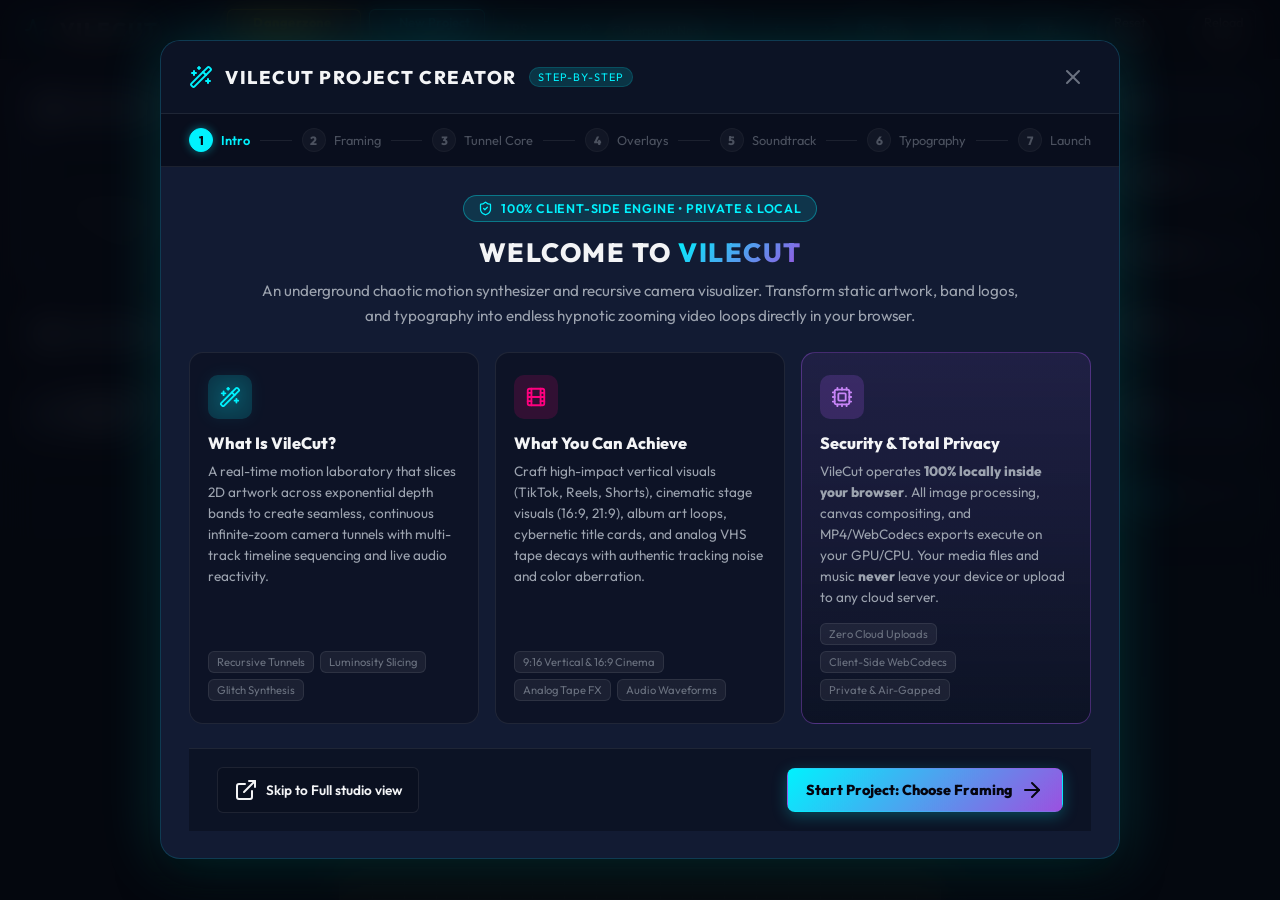
<file: index.html>
<!DOCTYPE html>
<html lang="en">
<head>
  <meta charset="UTF-8">
  <meta name="viewport" content="width=device-width, initial-scale=1.0, maximum-scale=1.0, user-scalable=no">
  <title>VileCut | Chaotic Motion Machine</title>
  <meta name="description" content="VileCut is a chaotic motion machine and infinite-zoom video loop editor designed for underground music scenes like metal, industrial, and electronic. Generate seamless zoom loops, kaleidoscope mirroring, and glitch art.">
  <meta name="keywords" content="vilecut, chaotic motion machine, infinite zoom, metal music video editor, underground music visualizer, loop generator, glitch art, pixel sorting">
  <link rel="canonical" href="https://vilecut.com/">

  <!-- Open Graph / Facebook -->
  <meta property="og:type" content="website">
  <meta property="og:url" content="https://vilecut.com/">
  <meta property="og:title" content="VileCut | Chaotic Motion Machine">
  <meta property="og:description" content="VileCut is a chaotic motion machine and infinite-zoom video loop editor designed for underground music scenes like metal, industrial, and electronic. Generate seamless zoom loops, kaleidoscope mirroring, and glitch art.">
  <meta property="og:image" content="https://vilecut.com/screenshot.png">

  <!-- Twitter -->
  <meta name="twitter:card" content="summary_large_image">
  <meta name="twitter:url" content="https://vilecut.com/">
  <meta name="twitter:title" content="VileCut | Chaotic Motion Machine">
  <meta name="twitter:description" content="VileCut is a chaotic motion machine and infinite-zoom video loop editor designed for underground music scenes like metal, industrial, and electronic. Generate seamless zoom loops, kaleidoscope mirroring, and glitch art.">
  <meta name="twitter:image" content="https://vilecut.com/screenshot.png">

  <!-- Structured Data (JSON-LD) -->
  <script type="application/ld+json">
  {
    "@context": "https://schema.org",
    "@type": "WebApplication",
    "name": "VileCut",
    "alternateName": "Chaotic Motion Machine",
    "url": "https://vilecut.com/",
    "image": "https://vilecut.com/screenshot.png",
    "description": "A browser-based web application that parses static images into detail-balanced depth bands and renders them in an infinite exponential zoom camera tunnel to create seamless loop videos for underground music scenes like metal, industrial, and electronic.",
    "applicationCategory": "MultimediaApplication",
    "operatingSystem": "All",
    "browserRequirements": "Requires a modern web browser with WebCodecs support.",
    "offers": {
      "@type": "Offer",
      "price": "0.00",
      "priceCurrency": "USD"
    }
  }
  </script>
  
  <style>
    /* Ultra-lightweight styling specifically for the landing/mobile check page */
    * {
      box-sizing: border-box;
      margin: 0;
      padding: 0;
    }
    
    body {
      background-color: #060913;
      color: #e2e8f0;
      font-family: -apple-system, BlinkMacSystemFont, "Segoe UI", Roboto, Helvetica, Arial, sans-serif;
      display: flex;
      align-items: center;
      justify-content: center;
      min-height: 100vh;
      overflow: hidden;
      padding: 20px;
    }

    #loading-state {
      display: flex;
      flex-direction: column;
      align-items: center;
      gap: 15px;
    }

    /* Mobile Warning Card */
    .mobile-card {
      background: rgba(15, 23, 42, 0.9);
      border: 1px solid rgba(255, 0, 128, 0.3);
      border-radius: 12px;
      padding: 30px;
      max-width: 480px;
      width: 100%;
      text-align: center;
      box-shadow: 0 10px 40px rgba(0, 0, 0, 0.8), 0 0 20px rgba(255, 0, 128, 0.1);
      display: none; /* Hidden by default until JS detects mobile */
    }

    .mobile-card h2 {
      color: #ff0080;
      margin-bottom: 15px;
      font-size: 1.5rem;
      display: flex;
      align-items: center;
      justify-content: center;
      gap: 10px;
    }

    .mobile-card p {
      margin-bottom: 25px;
      line-height: 1.6;
      color: #e2e8f0;
      font-size: 1rem;
    }

    .btn {
      background: rgba(255, 255, 255, 0.05);
      border: 1px solid rgba(255, 255, 255, 0.1);
      color: #e2e8f0;
      padding: 12px 20px;
      border-radius: 6px;
      font-size: 1rem;
      font-weight: 600;
      cursor: pointer;
      width: 100%;
      transition: all 0.2s ease;
    }

    .btn:active {
      background: rgba(255, 255, 255, 0.1);
    }

    /* Lucide icons placeholder styling */
    .icon {
      width: 24px;
      height: 24px;
      stroke: currentColor;
      stroke-width: 2;
      stroke-linecap: round;
      stroke-linejoin: round;
      fill: none;
    }
  </style>
</head>
<body>
  
  <noscript>
    <div style="text-align: center; padding: 40px 20px; background: #060913; color: #e2e8f0; font-family: sans-serif; min-height: 100vh; display: flex; flex-direction: column; align-items: center; justify-content: center;">
      <h1 style="color: #00f2fe; font-size: 2.5rem; margin-bottom: 20px; letter-spacing: 2px;">VILECUT</h1>
      <p style="max-width: 600px; line-height: 1.6; margin-bottom: 30px; font-size: 1.1rem; color: #94a3b8;">
        VileCut is an infinite-zoom video loops editor designed for underground music scenes like metal, industrial, and electronic. Create custom chaotic zoom motion visuals, kaleidoscope symmetry, and pixel-sorting glitch art.
      </p>
      <a href="vilecut.html" style="display: inline-block; background: #ff0080; color: #ffffff; padding: 12px 30px; border-radius: 6px; font-weight: bold; text-decoration: none; box-shadow: 0 0 15px rgba(255, 0, 128, 0.4);">
        Enter VileCut App
      </a>
    </div>
  </noscript>

  <!-- Loading State (Briefly shown before redirecting desktop users) -->
  <div id="loading-state">
    <h1 style="color: #00f2fe; font-size: 2rem; margin: 0; letter-spacing: 2px;">VILECUT</h1>
    <p style="color: #94a3b8; font-size: 0.9rem;">Initializing Engine...</p>
  </div>

  <!-- Mobile Warning Card -->
  <div id="mobile-warning" class="mobile-card">
    <h2>
      <svg class="icon" viewBox="0 0 24 24"><rect x="2" y="3" width="20" height="14" rx="2" ry="2"></rect><line x1="8" y1="21" x2="16" y2="21"></line><line x1="12" y1="17" x2="12" y2="21"></line><line x1="1" y1="1" x2="23" y2="23"></line></svg>
      Desktop Recommended
    </h2>
    <p>
      VileCut is a complex motion machine with a heavy timeline, rendering load, and multi-track UI. It is designed specifically for desktop browsers.<br><br>
      For the best experience, please open this site on a computer.
    </p>
    <button id="btn-proceed" class="btn">I understand, proceed anyway</button>
  </div>

  <script>
    document.addEventListener("DOMContentLoaded", function() {
      // Extremely simple and fast mobile check
      var isMobile = /Android|webOS|iPhone|iPad|iPod|BlackBerry|IEMobile|Opera Mini/i.test(navigator.userAgent) || window.innerWidth <= 768;
      
      if (isMobile) {
        // If mobile, hide loading and show the clean warning
        document.getElementById('loading-state').style.display = 'none';
        document.getElementById('mobile-warning').style.display = 'block';
        
        // Add listener to proceed anyway
        document.getElementById('btn-proceed').addEventListener('click', function() {
          window.location.href = 'vilecut.html';
        });
      } else {
        // If desktop, instantly redirect to the actual app
        window.location.replace('vilecut.html');
      }
    });
  </script>
</body>
</html>
</file>
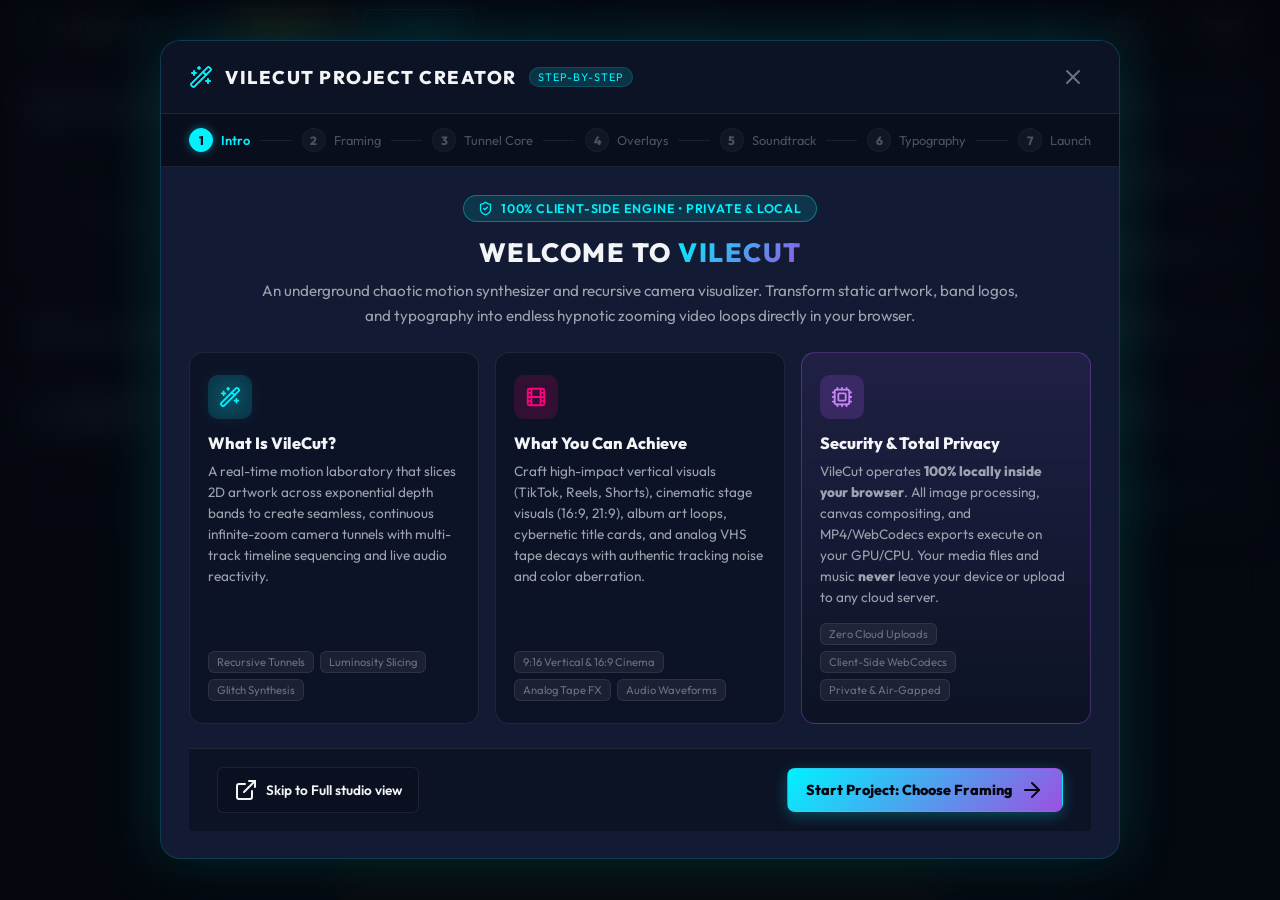
<file: vilecut.html>
<!DOCTYPE html>
<html lang="en">
<head>
  <meta charset="UTF-8">
  <meta name="viewport" content="width=device-width, initial-scale=1.0">
  <title>VileCut // Chaotic Motion Machine</title>
  <!-- SEO & Security -->
  <meta http-equiv="Content-Security-Policy" content="default-src 'self'; img-src 'self' data: blob:; media-src 'self' blob:; style-src 'self' 'unsafe-inline'; font-src 'self' data:; script-src 'self'; worker-src 'self' blob:;">
  <meta name="description" content="VileCut is an infinite-zoom video loops editor designed for underground music scenes like metal, industrial, and electronic. Generate chaotic motion loops, kaleidoscope mirroring, and pixel-sorting glitch art from static images.">
  <meta name="keywords" content="vilecut, chaotic motion machine, infinite zoom, metal music video editor, underground music visualizer, loop generator, glitch art, pixel sorting">
  <link rel="canonical" href="https://vilecut.com/vilecut.html">

  <!-- Open Graph / Facebook -->
  <meta property="og:type" content="website">
  <meta property="og:url" content="https://vilecut.com/vilecut.html">
  <meta property="og:title" content="VileCut // Chaotic Motion Machine">
  <meta property="og:description" content="VileCut is an infinite-zoom video loops editor designed for underground music scenes like metal, industrial, and electronic. Generate chaotic motion loops, kaleidoscope mirroring, and pixel-sorting glitch art from static images.">
  <meta property="og:image" content="https://vilecut.com/screenshot.png">

  <!-- Twitter -->
  <meta name="twitter:card" content="summary_large_image">
  <meta name="twitter:url" content="https://vilecut.com/vilecut.html">
  <meta name="twitter:title" content="VileCut // Chaotic Motion Machine">
  <meta name="twitter:description" content="VileCut is an infinite-zoom video loops editor designed for underground music scenes like metal, industrial, and electronic. Generate chaotic motion loops, kaleidoscope mirroring, and pixel-sorting glitch art from static images.">
  <meta name="twitter:image" content="https://vilecut.com/screenshot.png">

  <!-- Structured Data (JSON-LD) -->
  <script type="application/ld+json">
  {
    "@context": "https://schema.org",
    "@type": "WebApplication",
    "name": "VileCut",
    "alternateName": "Chaotic Motion Machine",
    "url": "https://vilecut.com/vilecut.html",
    "image": "https://vilecut.com/screenshot.png",
    "description": "A browser-based web application that parses static images into detail-balanced depth bands and renders them in an infinite exponential zoom camera tunnel to create seamless loop videos for underground music scenes like metal, industrial, and electronic.",
    "applicationCategory": "MultimediaApplication",
    "operatingSystem": "All",
    "browserRequirements": "Requires a modern web browser with WebCodecs support.",
    "offers": {
      "@type": "Offer",
      "price": "0.00",
      "priceCurrency": "USD"
    }
  }
  </script>
  <!-- Fonts -->
  <link href="fonts/fonts.css" rel="stylesheet">
  <!-- CSS -->
  <link rel="stylesheet" href="style.css">
  <!-- Lucide Icons -->
  <script src="js/lucide.min.js"></script>
  <style>
    @keyframes vcBootSpin { to { transform: rotate(360deg); } }
    #app-boot-splash {
      position: fixed;
      inset: 0;
      z-index: 99999;
      background: #07070d;
      display: flex;
      flex-direction: column;
      align-items: center;
      justify-content: center;
      gap: 14px;
      color: #e2e8f0;
      font-family: system-ui, -apple-system, sans-serif;
      transition: opacity 0.25s ease;
    }
    #app-boot-splash.fade-out {
      opacity: 0;
      pointer-events: none;
    }
    .vc-boot-spinner {
      width: 26px;
      height: 26px;
      border: 2px solid rgba(0, 242, 254, 0.2);
      border-top-color: #00f2fe;
      border-radius: 50%;
      animation: vcBootSpin 0.75s linear infinite;
    }
    .vc-boot-label {
      font-size: 0.85rem;
      letter-spacing: 0.16em;
      text-transform: uppercase;
      color: rgba(226, 232, 240, 0.72);
    }
  </style>
</head>
<body>
  <div id="app-boot-splash" aria-label="Loading VileCut">
    <div class="vc-boot-spinner"></div>
    <div class="vc-boot-label">Loading VileCut...</div>
  </div>
  <div class="app-container">
    <!-- Header -->
    <header class="app-header">
      <div class="logo-area">
        <i data-lucide="activity" class="logo-icon glow-cyan"></i>
        <h1>VILECUT</h1>
        <span class="version-tag">v1.21.0</span>
      </div>
      <div class="header-actions">
        <a href="danger/" class="btn-header danger-entrance-btn" title="Open Danger Zone Extended 10-Minute Engine">
          <i data-lucide="alert-triangle" class="theme-select-icon"></i> Dangerzone longvideo
        </a>
        <button id="btn-open-wizard" class="btn-header wizard-entrance-btn" title="Open Step-by-Step Creation Wizard">
          <i data-lucide="wand-2" class="theme-select-icon"></i> New Project Wizard
        </button>
        <div id="fps-monitor" class="monitor-badge">
          <span class="label">FPS:</span>
          <span id="fps-value" class="value text-cyan">--</span>
        </div>
        <div class="theme-select-container">
          <i data-lucide="palette" class="theme-select-icon"></i>
          <select id="theme-select" class="theme-dropdown" title="Select Color Scheme">
            <option value="cyberpunk" selected>Cyberpunk Neon</option>
            <option value="high-contrast">High-Contrast Magenta</option>
            <option value="crimson">Obsidian Crimson (Red/Black/Grey)</option>
            <option value="matrix">Toxic Matrix (Black/Green)</option>
            <option value="frozen">Frozen Odyssey (Icy Blue)</option>
          </select>
        </div>
        <button id="btn-undo" class="btn-header" title="Undo (Ctrl+Z)" disabled>
          <i data-lucide="undo-2" class="theme-select-icon"></i>
        </button>
        <button id="btn-redo" class="btn-header" title="Redo (Ctrl+Y)" disabled>
          <i data-lucide="redo-2" class="theme-select-icon"></i>
        </button>
        <button id="btn-save-project" class="btn-header" title="Save Project (.vilecut.json)">
          <i data-lucide="save" class="theme-select-icon"></i> Save
        </button>
        <button id="btn-load-project" class="btn-header" title="Load Project (.vilecut.json)">
          <i data-lucide="folder-open" class="theme-select-icon"></i> Load
        </button>
        <input type="file" id="project-file-input" accept=".json,.vilecut.json" style="display: none;">
        <button id="btn-info-modal" class="btn-header" title="About & Feedback">
          <i data-lucide="info" class="theme-select-icon"></i> Info
        </button>
        <button id="btn-reset-settings-only" class="btn-header" title="Reset All Settings (Keep Images)">
          <i data-lucide="sliders" class="theme-select-icon"></i> Reset Settings
        </button>
        <button id="btn-reload-app" class="btn-header" title="Reset All & Reload Application">
          <i data-lucide="refresh-cw" class="theme-select-icon"></i> Reload App
        </button>
      </div>
    </header>

    <div class="main-layout">
      <!-- Left Panel: Input & Layering Controls -->
      <aside class="panel left-panel scrollable">
        <div class="panel-section">
          <h2 class="section-title"><i data-lucide="image"></i> Source Images Deck</h2>
          <label for="file-input" id="drop-zone" class="upload-zone">
            <i data-lucide="upload-cloud" class="upload-icon"></i>
            <p class="upload-text">Drag & drop image(s) or <span class="browse-link">browse</span></p>
            <span class="upload-subtext">JPG, PNG, WebP up to 15MB</span>
          </label>
          <input type="file" id="file-input" accept="image/*" multiple style="position: absolute; width: 1px; height: 1px; padding: 0; margin: -1px; overflow: hidden; clip: rect(0, 0, 0, 0); border: 0;">
          
          <div id="images-deck" class="images-deck-box hidden">
            <div class="deck-header">
              <span class="deck-count">Loaded: <strong id="deck-count-val">0</strong></span>
              <button id="btn-clear-deck" class="small-text-btn"><i data-lucide="trash-2"></i> Clear All</button>
            </div>
            <div id="deck-list" class="deck-items-list">
              <!-- Dynamically populated loaded images list -->
            </div>
          </div>
        </div>

        <div class="panel-section collapsed" id="layer-isolation-section">
          <h2 class="section-title"><i data-lucide="layers"></i> Layer Isolation</h2>
          
          <div class="mask-graph-container">
            <canvas id="mask-graph-canvas" width="300" height="70"></canvas>
            <div class="graph-x-labels">
              <span id="graph-label-left">Shadows</span>
              <span id="graph-label-right">Highlights</span>
            </div>
          </div>
          
          <div class="control-group">
            <label for="mask-type">Mask Mode</label>
            <div class="select-wrapper">
              <select id="mask-type">
                <option value="adaptive-luminosity" selected>Adaptive (Equal Pixel Count)</option>
                <option value="luminosity">Luminosity (Brightness)</option>
                <option value="color-range">Color Range (Hue Isolates)</option>
                <option value="random">Randomized Bands</option>
              </select>
            </div>
          </div>

          <div class="control-group">
            <div class="slider-header">
              <label for="layer-count">Number of Layers</label>
              <span id="layer-count-val" class="slider-val">5</span>
            </div>
            <input type="range" id="layer-count" min="3" max="10" step="1" value="5">
          </div>

          <div class="control-group" id="luminosity-smoothness-group">
            <div class="slider-header">
              <label for="mask-feather">Layer Blending (Feather)</label>
              <span id="mask-feather-val" class="slider-val">0.3</span>
            </div>
            <input type="range" id="mask-feather" min="0.05" max="0.8" step="0.05" value="0.3">
          </div>

          <div class="control-group" id="layer-edge-fade-group">
            <div class="slider-header">
              <label for="layer-edge-fade">Layer Edge Fade (Vignette)</label>
              <span id="layer-edge-fade-val" class="slider-val">10%</span>
            </div>
            <input type="range" id="layer-edge-fade" min="0" max="50" step="1" value="10">
          </div>

          <div class="control-group" id="color-range-hue-group" style="display: none;">
            <div class="slider-header">
              <label for="hue-tolerance">Hue Spread</label>
              <span id="hue-tolerance-val" class="slider-val">45°</span>
            </div>
            <input type="range" id="hue-tolerance" min="15" max="180" step="5" value="45">
          </div>

          <button id="btn-regenerate-layers" class="btn secondary btn-full">
            <i data-lucide="refresh-cw"></i> Re-Isolate Layers
          </button>
        </div>

        <!-- Layer Inspector Section -->
        <div class="panel-section" id="layer-inspector-section" style="display: none;">
          <div class="section-title-row">
            <h2 class="section-title"><i data-lucide="zoom-in"></i> Layer Inspector</h2>
            <div class="inspector-bg-selectors">
              <button class="bg-btn active" data-bg="checkerboard" title="Checkerboard BG"></button>
              <button class="bg-btn bg-black" data-bg="black" title="Black BG"></button>
              <button class="bg-btn bg-white" data-bg="white" title="White BG"></button>
              <button class="bg-btn bg-magenta" data-bg="magenta" title="Magenta BG"></button>
            </div>
          </div>
          
          <div class="inspector-preview-container bg-checkerboard">
            <canvas id="inspector-preview-canvas"></canvas>
            <div class="inspector-badge" id="inspector-layer-name">L1</div>
          </div>
          
          <div class="inspector-controls">
            <span class="inspector-stat" id="inspector-layer-stat">Pixels: --</span>
          </div>
        </div>

        <!-- Text Settings Section -->
        <div class="panel-section" id="text-settings-section" style="display: none;">
          <h2 class="section-title"><i data-lucide="type"></i> Text Settings</h2>
          
          <div class="control-group">
            <label for="text-content">Overlay Text</label>
            <textarea id="text-content" placeholder="SYSTEM FAILURE..." class="text-input-field" rows="3" style="resize: vertical; min-height: 60px;"></textarea>
          </div>

          <div class="control-group">
            <label for="text-font">Font Family</label>
            <div class="select-wrapper">
              <select id="text-font">
                <option value="Outfit" selected>Outfit</option>
                <option value="JetBrains Mono">JetBrains Mono</option>
                <option value="Impact">Impact (Heavy)</option>
                <option value="Arial">Arial (Standard)</option>
              </select>
            </div>
            <button id="btn-load-font" class="small-text-btn" style="margin-top: 4px; justify-content: center;">
              <i data-lucide="upload"></i> Upload Font File (.ttf/.otf)
            </button>
            <input type="file" id="font-file-input" accept=".ttf,.otf,.woff,.woff2" style="display: none;">
          </div>

          <div class="grid-2-col">
            <div class="control-group">
              <div class="slider-header">
                <label for="text-size">Size</label>
                <span id="text-size-val" class="slider-val">40px</span>
              </div>
              <input type="range" id="text-size" min="12" max="300" step="1" value="40">
            </div>

            <div class="control-group">
              <label for="text-color">Color</label>
              <div style="display: flex; gap: 8px; align-items: center;">
                <input type="color" id="text-color" value="#00f2fe" style="width: 40px; height: 38px; border: 1px solid var(--border-subtle); border-radius: 6px; cursor: pointer; padding: 0; background: none; box-sizing: border-box;">
                <div class="palette-swatches" style="display: flex; gap: 4px;">
                  <button class="swatch-btn" data-color="#00f2fe" style="background:#00f2fe; width:18px; height:18px; border-radius:50%; border:none; cursor:pointer;" title="Cyan"></button>
                  <button class="swatch-btn" data-color="#ff007f" style="background:#ff007f; width:18px; height:18px; border-radius:50%; border:none; cursor:pointer;" title="Pink"></button>
                  <button class="swatch-btn" data-color="#39ff14" style="background:#39ff14; width:18px; height:18px; border-radius:50%; border:none; cursor:pointer;" title="Neon Green"></button>
                  <button class="swatch-btn" data-color="#ffffff" style="background:#ffffff; width:18px; height:18px; border-radius:50%; border:none; cursor:pointer;" title="White"></button>
                </div>
              </div>
            </div>
          </div>

          <div class="control-group">
            <div class="slider-header">
              <label for="text-pos-x">X Position</label>
              <span id="text-pos-x-val" class="slider-val">0%</span>
            </div>
            <input type="range" id="text-pos-x" min="-0.5" max="0.5" step="0.01" value="0.0">
          </div>

          <div class="control-group">
            <div class="slider-header">
              <label for="text-pos-y">Y Position</label>
              <span id="text-pos-y-val" class="slider-val">0%</span>
            </div>
            <input type="range" id="text-pos-y" min="-0.5" max="0.5" step="0.01" value="0.0">
          </div>

          <div class="control-group">
            <div class="slider-header">
              <label for="text-angle">Rotation Angle</label>
              <span id="text-angle-val" class="slider-val">0°</span>
            </div>
            <input type="range" id="text-angle" min="-180" max="180" step="1" value="0">
          </div>

          <div class="grid-2-col">
            <div class="control-group">
              <div class="slider-header">
                <label for="text-idle-wobble">Idle Jitter</label>
                <span id="text-idle-wobble-val" class="slider-val">0.0px</span>
              </div>
              <input type="range" id="text-idle-wobble" min="0" max="50" step="0.5" value="0.0">
            </div>

            <div class="control-group">
              <div class="slider-header">
                <label for="text-idle-skew">Glitch Twitch</label>
                <span id="text-idle-skew-val" class="slider-val">0%</span>
              </div>
              <input type="range" id="text-idle-skew" min="0" max="100" step="1" value="0">
            </div>
          </div>

          <div class="control-group">
            <label for="text-glitch-mode">Glitch Style</label>
            <div class="select-wrapper">
              <select id="text-glitch-mode">
                <option value="none">No Glitch</option>
                <option value="rgb-split" selected>RGB Chromatic Split</option>
                <option value="scramble">Matrix Scramble</option>
                <option value="flicker">Flicker & Noise</option>
                <option value="chaos">Chaos Composite</option>
              </select>
            </div>
          </div>

          <div class="control-group">
            <div class="slider-header">
              <label for="text-glitch-intensity">Glitch Intensity</label>
              <span id="text-glitch-intensity-val" class="slider-val">50%</span>
            </div>
            <input type="range" id="text-glitch-intensity" min="0" max="100" step="5" value="50">
          </div>

          <div class="control-group">
            <div class="slider-header">
              <label for="text-flicker-intensity">Flicker Intensity</label>
              <span id="text-flicker-intensity-val" class="slider-val">0%</span>
            </div>
            <input type="range" id="text-flicker-intensity" min="0" max="100" step="5" value="0">
          </div>

          <div class="control-group-switch" style="margin-top: 10px; margin-bottom: 15px;">
            <label class="switch-label" for="text-glitch-mono">Monochrome Glitch FX</label>
            <input type="checkbox" id="text-glitch-mono">
          </div>

          <div class="control-group">
            <label for="text-transition">In/Out Transition</label>
            <div class="select-wrapper">
              <select id="text-transition">
                <option value="none">No Transition</option>
                <option value="fade">Fade (Opacity)</option>
                <option value="fade-blur" selected>Fade & Cinematic Blur</option>
                <option value="scale-zoom">Scale Zoom</option>
                <option value="slide-glitch">Slide Glitch</option>
                <option value="glitch-reveal">Glitch Reveal (Static)</option>
                <option value="character-scatter">Character Scatter</option>
              </select>
            </div>
          </div>

          <div class="control-group">
            <div class="slider-header">
              <label for="text-transition-duration">Transition Duration</label>
              <span id="text-transition-duration-val" class="slider-val">0.4s</span>
            </div>
            <input type="range" id="text-transition-duration" min="0.1" max="2.0" step="0.1" value="0.4">
          </div>

          <div class="control-group" style="margin-top: 10px;">
            <label>Timeline Layer (Track)</label>
            <div style="display: flex; gap: 8px; align-items: center; margin-top: 5px;">
              <button id="btn-text-move-down" class="btn secondary small-btn" title="Move Layer Down" style="padding: 6px 10px; flex: 1; font-size: 0.75rem;">
                <i data-lucide="arrow-down"></i> Move Down
              </button>
              <button id="btn-text-move-up" class="btn secondary small-btn" title="Move Layer Up" style="padding: 6px 10px; flex: 1; font-size: 0.75rem;">
                <i data-lucide="arrow-up"></i> Move Up
              </button>
            </div>
          </div>

          <div style="display: flex; gap: 8px; margin-top: 10px; width: 100%;">
            <button id="btn-copy-text" class="btn secondary" style="flex: 1; border-color: rgba(0, 242, 254, 0.25);">
              <i data-lucide="copy"></i> Duplicate
            </button>
            <button id="btn-delete-text" class="btn secondary" style="flex: 1; color: var(--pink); border-color: rgba(255, 0, 127, 0.25);">
              <i data-lucide="trash-2"></i> Delete
            </button>
          </div>
        </div>

        <!-- Audio Settings Section -->
        <div class="panel-section" id="audio-settings-section" style="display: none;">
          <h2 class="section-title"><i data-lucide="music"></i> Audio Settings</h2>
          
          <div class="control-group" style="background: rgba(0, 0, 0, 0.2); padding: 10px; border-radius: 8px; border: 1px solid rgba(0, 242, 254, 0.1); margin-bottom: 15px;">
            <div style="font-family: var(--font-display); font-size: 0.85rem; color: var(--text-primary); margin-bottom: 4px; overflow: hidden; text-overflow: ellipsis; white-space: nowrap;" id="audio-file-name">soundtrack.mp3</div>
            <div style="font-size: 0.7rem; color: var(--text-muted);" id="audio-file-duration">Length: 0.0s</div>
          </div>

          <div class="control-group">
            <div class="slider-header">
              <label for="audio-timeline-start">Timeline Position</label>
              <span id="audio-timeline-start-val" class="slider-val">0.0s</span>
            </div>
            <input type="range" id="audio-timeline-start" min="-20.0" max="20.0" step="0.1" value="0.0">
            <div style="font-size: 0.65rem; color: var(--text-muted); margin-top: 2px;">When the audio starts relative to the video loop start. Can be negative.</div>
          </div>

          <div class="control-group">
            <div class="slider-header">
              <label for="audio-volume">Volume</label>
              <span id="audio-volume-val" class="slider-val">80%</span>
            </div>
            <input type="range" id="audio-volume" min="0" max="100" step="5" value="80">
          </div>

          <div class="control-group">
            <div class="slider-header">
              <label for="audio-fade-in">Fade In Duration</label>
              <span id="audio-fade-in-val" class="slider-val">0.0s</span>
            </div>
            <input type="range" id="audio-fade-in" min="0.0" max="5.0" step="0.1" value="0.0">
          </div>

          <div class="control-group">
            <div class="slider-header">
              <label for="audio-fade-out">Fade Out Duration</label>
              <span id="audio-fade-out-val" class="slider-val">0.0s</span>
            </div>
            <input type="range" id="audio-fade-out" min="0.0" max="5.0" step="0.1" value="0.0">
          </div>

          <button id="btn-delete-audio" class="btn secondary btn-full" style="color: var(--pink); border-color: rgba(255, 0, 127, 0.25); margin-top: 15px;">

            <i data-lucide="trash-2"></i> Delete Soundtrack
          </button>
        </div>

        <!-- Video Settings Section -->
        <div class="panel-section" id="video-settings-section" style="display: none;">
          <h2 class="section-title"><i data-lucide="video"></i> Video Settings</h2>
          
          <div class="control-group" style="background: rgba(0, 0, 0, 0.2); padding: 10px; border-radius: 8px; border: 1px solid rgba(0, 242, 254, 0.1); margin-bottom: 15px;">
            <div style="font-family: var(--font-display); font-size: 0.85rem; color: var(--text-primary); overflow: hidden; text-overflow: ellipsis; white-space: nowrap;" id="video-file-name">No Video Loaded</div>
            <div style="font-size: 0.7rem; color: var(--text-muted);" id="video-file-duration">Length: 0.0s</div>
          </div>

          <div class="control-group">
            <div class="slider-header">
              <label for="video-timeline-start">Timeline Position</label>
              <span id="video-timeline-start-val" class="slider-val">0.0s</span>
            </div>
            <input type="range" id="video-timeline-start" min="0.0" max="60.0" step="0.1" value="0.0">
          </div>

          <div class="control-group checkbox-group" style="margin-top: 10px;">
            <label for="video-monochrome">Monochrome Background</label>
            <input type="checkbox" id="video-monochrome">
          </div>

          <div class="control-group" style="margin-top: 10px;">
            <label for="video-mirror-mode">Video Mirror Symmetry</label>
            <div class="select-wrapper">
              <select id="video-mirror-mode">
                <option value="none" selected>No Symmetries</option>
                <option value="horizontal">Horizontal Mirror (Left ⇄ Right)</option>
                <option value="vertical">Vertical Mirror (Top ⇄ Bottom)</option>
                <option value="quad">Quad Mirror (4 Symmetrical Quadrants)</option>
                <option value="kaleidoscope">Kaleidoscope (Radial Slices)</option>
              </select>
            </div>
          </div>

          <div class="control-group" id="video-kaleidoscope-slices-group" style="display: none; margin-top: 10px;">
            <div class="slider-header">
              <label for="video-k-slices">Video Radial Slices</label>
              <span id="video-k-slices-val" class="slider-val">8</span>
            </div>
            <input type="range" id="video-k-slices" min="3" max="24" step="1" value="8">
          </div>

          <div class="control-group" style="margin-top: 10px;">
            <div class="slider-header">
              <label for="video-brightness">Video Brightness</label>
              <span id="video-brightness-val" class="slider-val">100%</span>
            </div>
            <input type="range" id="video-brightness" min="50" max="150" step="1" value="100">
          </div>

          <div class="control-group" style="margin-top: 10px;">
            <div class="slider-header">
              <label for="video-contrast">Video Contrast</label>
              <span id="video-contrast-val" class="slider-val">100%</span>
            </div>
            <input type="range" id="video-contrast" min="50" max="150" step="1" value="100">
          </div>

          <div class="grid-2-col" style="margin-top: 10px;">
            <div class="control-group">
              <div class="slider-header">
                <label for="video-pos-x">X Position (Pan)</label>
                <span id="video-pos-x-val" class="slider-val">0%</span>
              </div>
              <input type="range" id="video-pos-x" min="-1.0" max="1.0" step="0.01" value="0.0">
            </div>

            <div class="control-group">
              <div class="slider-header">
                <label for="video-pos-y">Y Position (Pan)</label>
                <span id="video-pos-y-val" class="slider-val">0%</span>
              </div>
              <input type="range" id="video-pos-y" min="-1.0" max="1.0" step="0.01" value="0.0">
            </div>
          </div>

          <div class="control-group" style="margin-top: 10px;">
            <div class="slider-header">
              <label for="video-scale">Video Scale</label>
              <span id="video-scale-val" class="slider-val">100%</span>
            </div>
            <input type="range" id="video-scale" min="5" max="300" step="1" value="100">
          </div>

          <div class="control-group" style="margin-top: 10px;">
            <div class="slider-header">
              <label for="video-edge-fade">Edge Fade (Feather)</label>
              <span id="video-edge-fade-val" class="slider-val">0%</span>
            </div>
            <input type="range" id="video-edge-fade" min="0" max="50" step="1" value="0">
          </div>

          <div class="grid-2-col" style="margin-top: 10px;">
            <div class="control-group">
              <div class="slider-header">
                <label for="video-fade-in">Fade In Duration</label>
                <span id="video-fade-in-val" class="slider-val">0.0s</span>
              </div>
              <input type="range" id="video-fade-in" min="0.0" max="5.0" step="0.1" value="0.0">
            </div>

            <div class="control-group">
              <div class="slider-header">
                <label for="video-fade-out">Fade Out Duration</label>
                <span id="video-fade-out-val" class="slider-val">0.0s</span>
              </div>
              <input type="range" id="video-fade-out" min="0.0" max="5.0" step="0.1" value="0.0">
            </div>
          </div>


          <div class="control-group" style="margin-top: 10px;">
            <label>Timeline Layer (Track)</label>
            <div style="display: flex; gap: 8px; align-items: center; margin-top: 5px;">
              <button id="btn-video-move-down" class="btn secondary small-btn" title="Move Layer Down" style="padding: 6px 10px; flex: 1; font-size: 0.75rem;">
                <i data-lucide="arrow-down"></i> Move Down
              </button>
              <button id="btn-video-move-up" class="btn secondary small-btn" title="Move Layer Up" style="padding: 6px 10px; flex: 1; font-size: 0.75rem;">
                <i data-lucide="arrow-up"></i> Move Up
              </button>
            </div>
          </div>

          <div style="display: flex; gap: 8px; margin-top: 15px; width: 100%;">
            <button id="btn-duplicate-video" class="btn secondary" style="flex: 1; border-color: rgba(0, 242, 254, 0.25);">
              <i data-lucide="copy"></i> Duplicate
            </button>
            <button id="btn-delete-video" class="btn secondary" style="flex: 1; color: var(--pink); border-color: rgba(255, 0, 127, 0.25);">
              <i data-lucide="trash-2"></i> Delete
            </button>
          </div>
        </div>

        <!-- Glitch Trigger Settings Section -->
        <div class="panel-section" id="glitch-trigger-settings-section" style="display: none;">
          <h2 class="section-title"><i data-lucide="zap"></i> Glitch Trigger Settings</h2>
          
          <div class="control-group">
            <div class="slider-header">
              <label for="glitch-trigger-time">Trigger Time</label>
              <span id="glitch-trigger-time-val" class="slider-val">0.00s</span>
            </div>
            <input type="range" id="glitch-trigger-time" min="0.0" max="60.0" step="0.01" value="0.00">
          </div>

          <div class="control-group">
            <div class="slider-header">
              <label for="glitch-trigger-duration">Glitch Duration</label>
              <span id="glitch-trigger-duration-val" class="slider-val">0.35s</span>
            </div>
            <input type="range" id="glitch-trigger-duration" min="0.05" max="2.0" step="0.05" value="0.35">
          </div>

          <div class="control-group">
            <div class="slider-header">
              <label for="glitch-trigger-severity">Glitch Severity</label>
              <span id="glitch-trigger-severity-val" class="slider-val">10px</span>
            </div>
            <input type="range" id="glitch-trigger-severity" min="1" max="100" step="1" value="10">
          </div>

          <button id="btn-delete-glitch-trigger" class="btn secondary btn-full" style="color: var(--pink); border-color: rgba(255, 0, 127, 0.25); margin-top: 15px;">
            <i data-lucide="trash-2"></i> Delete Trigger
          </button>
        </div>


        <!-- Graphic Settings Section -->
        <div class="panel-section" id="graphic-settings-section" style="display: none;">
          <h2 class="section-title"><i data-lucide="image"></i> Graphic Settings</h2>
          
          <div class="control-group" style="background: rgba(0, 0, 0, 0.2); padding: 10px; border-radius: 8px; border: 1px solid rgba(0, 242, 254, 0.1); margin-bottom: 15px;">
            <div style="font-family: var(--font-display); font-size: 0.85rem; color: var(--text-primary); overflow: hidden; text-overflow: ellipsis; white-space: nowrap;" id="graphic-file-name">No File Loaded</div>
          </div>

          <div class="control-group">
            <div class="slider-header">
              <label for="graphic-timeline-start">Start Time</label>
              <span id="graphic-timeline-start-val" class="slider-val">0.0s</span>
            </div>
            <input type="range" id="graphic-timeline-start" min="0.0" max="60.0" step="0.1" value="0.0">
          </div>

          <div class="control-group">
            <div class="slider-header">
              <label for="graphic-timeline-end">End Time</label>
              <span id="graphic-timeline-end-val" class="slider-val">3.0s</span>
            </div>
            <input type="range" id="graphic-timeline-end" min="0.1" max="60.0" step="0.1" value="3.0">
          </div>

          <div class="control-group">
            <div class="slider-header">
              <label for="graphic-pos-x">Position X</label>
              <span id="graphic-pos-x-val" class="slider-val">0%</span>
            </div>
            <input type="range" id="graphic-pos-x" min="-100" max="100" step="1" value="0">
          </div>

          <div class="control-group">
            <div class="slider-header">
              <label for="graphic-pos-y">Position Y</label>
              <span id="graphic-pos-y-val" class="slider-val">0%</span>
            </div>
            <input type="range" id="graphic-pos-y" min="-100" max="100" step="1" value="0">
          </div>

          <div class="control-group">
            <div class="slider-header">
              <label for="graphic-scale">Scale</label>
              <span id="graphic-scale-val" class="slider-val">100%</span>
            </div>
            <input type="range" id="graphic-scale" min="5" max="300" step="5" value="100">
          </div>

          <div class="control-group" style="margin-top: 10px;">
            <div class="slider-header">
              <label for="graphic-brightness">Brightness</label>
              <span id="graphic-brightness-val" class="slider-val">100%</span>
            </div>
            <input type="range" id="graphic-brightness" min="50" max="150" step="1" value="100">
          </div>

          <div class="control-group" style="margin-top: 10px;">
            <div class="slider-header">
              <label for="graphic-contrast">Contrast</label>
              <span id="graphic-contrast-val" class="slider-val">100%</span>
            </div>
            <input type="range" id="graphic-contrast" min="50" max="150" step="1" value="100">
          </div>

          <div class="control-group-switch" style="margin-top: 10px;">
            <label class="switch-label" for="graphic-glow-active">Glow Effect</label>
            <input type="checkbox" id="graphic-glow-active">
          </div>

          <div class="grid-2-col" style="margin-top: 10px; margin-bottom: 5px;">
            <div class="control-group">
              <div class="slider-header">
                <label for="graphic-glow-radius">Glow Strength</label>
                <span id="graphic-glow-radius-val" class="slider-val">20px</span>
              </div>
              <input type="range" id="graphic-glow-radius" min="0" max="100" step="1" value="20">
            </div>

            <div class="control-group">
              <label for="graphic-glow-color">Glow Color</label>
              <div style="display: flex; gap: 8px; align-items: center;">
                <input type="color" id="graphic-glow-color" value="#ff007f" style="width: 40px; height: 38px; border: 1px solid var(--border-subtle); border-radius: 6px; cursor: pointer; padding: 0; background: none; box-sizing: border-box;">
                <div class="palette-swatches" style="display: flex; gap: 4px;">
                  <button class="graphic-glow-swatch-btn" data-color="#ff007f" style="background:#ff007f; width:18px; height:18px; border-radius:50%; border:none; cursor:pointer;" title="Pink"></button>
                  <button class="graphic-glow-swatch-btn" data-color="#00f2fe" style="background:#00f2fe; width:18px; height:18px; border-radius:50%; border:none; cursor:pointer;" title="Cyan"></button>
                  <button class="graphic-glow-swatch-btn" data-color="#39ff14" style="background:#39ff14; width:18px; height:18px; border-radius:50%; border:none; cursor:pointer;" title="Neon Green"></button>
                  <button class="graphic-glow-swatch-btn" data-color="#ffffff" style="background:#ffffff; width:18px; height:18px; border-radius:50%; border:none; cursor:pointer;" title="White"></button>
                </div>
              </div>
            </div>
          </div>

          <div class="control-group">
            <div class="slider-header">
              <label for="graphic-glitch-frequency">Glitch Chance</label>
              <span id="graphic-glitch-frequency-val" class="slider-val">10%</span>
            </div>
            <input type="range" id="graphic-glitch-frequency" min="0" max="100" step="5" value="10">
          </div>

          <div class="control-group">
            <div class="slider-header">
              <label for="graphic-glitch-amplitude">Glitch Amplitude</label>
              <span id="graphic-glitch-amplitude-val" class="slider-val">20%</span>
            </div>
            <input type="range" id="graphic-glitch-amplitude" min="0" max="100" step="5" value="20">
          </div>

          <div class="control-group">
            <div class="slider-header">
              <label for="graphic-flicker-intensity">Flicker Intensity</label>
              <span id="graphic-flicker-intensity-val" class="slider-val">0%</span>
            </div>
            <input type="range" id="graphic-flicker-intensity" min="0" max="100" step="5" value="0">
          </div>

          <div class="control-group" style="margin-top: 10px;">
            <label>Timeline Layer (Track)</label>
            <div style="display: flex; gap: 8px; align-items: center; margin-top: 5px;">
              <button id="btn-graphic-move-down" class="btn secondary small-btn" title="Move Layer Down" style="padding: 6px 10px; flex: 1; font-size: 0.75rem;">
                <i data-lucide="arrow-down"></i> Move Down
              </button>
              <button id="btn-graphic-move-up" class="btn secondary small-btn" title="Move Layer Up" style="padding: 6px 10px; flex: 1; font-size: 0.75rem;">
                <i data-lucide="arrow-up"></i> Move Up
              </button>
            </div>
          </div>

          <button id="btn-delete-graphic" class="btn secondary btn-full" style="color: var(--pink); border-color: rgba(255, 0, 127, 0.25); margin-top: 15px;">
            <i data-lucide="trash-2"></i> Delete Graphic
          </button>
        </div>

        <div class="panel-section collapsed" id="extracted-layers-section">
          <div class="section-title-row">
            <h2 class="section-title"><i data-lucide="eye"></i> Extracted Layers</h2>
            <button id="btn-random-layers-order" class="small-text-btn" title="Randomize Render Ordering"><i data-lucide="shuffle"></i> Shuffle Depth</button>
          </div>
          <div id="layers-list" class="layers-grid">
            <div class="empty-state">No image uploaded</div>
          </div>
        </div>
      </aside>

      <!-- Center Panel: The Viewport & Timeline -->
      <main class="viewport-area">
        <div class="canvas-container">
          <div id="canvas-loading" class="canvas-loader hidden">
            <div class="spinner"></div>
            <span>Processing Frame Buffer...</span>
          </div>
          <canvas id="main-canvas"></canvas>
          
          <!-- Glitch Trigger Indicator (visual flash) -->
          <div id="glitch-flash" class="glitch-flash-overlay"></div>
          
          <!-- Viewport Controls Overlay -->
          <div class="viewport-controls">
            <button id="btn-step-back" class="viewport-btn" title="Step 1 Frame Backward (Left Arrow / ,)">
              <i data-lucide="step-back"></i>
            </button>
            <button id="btn-play-pause" class="viewport-btn" title="Play / Pause Animation (Space)">
              <i data-lucide="play" id="play-pause-icon"></i>
            </button>
            <button id="btn-step" class="viewport-btn" title="Step 1 Frame Forward (Right Arrow / .)">
              <i data-lucide="step-forward"></i>
            </button>
            <div class="control-divider"></div>
            <button id="btn-snapshot-png" class="viewport-btn highlight-cyan" title="Export Current Frame as PNG (Instant Snapshot)">
              <i data-lucide="camera"></i>
            </button>
            <button id="btn-manual-glitch" class="viewport-btn highlight" title="Trigger Instant Glitch">
              <i data-lucide="zap"></i>
            </button>
            <div class="control-divider"></div>
            <button id="btn-toggle-grid" class="viewport-btn" title="Toggle Composition Grid">
              <i data-lucide="grid"></i>
            </button>
            <div class="viewport-bg-control" title="Viewport Background Brightness (Black → Grey) for dark videos">
              <i data-lucide="sun" class="viewport-bg-icon"></i>
              <input type="range" id="viewport-bg-brightness" min="0" max="100" step="1" value="18">
            </div>
            <button id="btn-reset-view" class="viewport-btn" title="Reset Viewport">
              <i data-lucide="rotate-ccw"></i>
            </button>
            <button id="btn-fullscreen" class="viewport-btn" title="Fullscreen Viewport">
              <i data-lucide="maximize-2"></i>
            </button>
          </div>
        </div>

        <!-- The Timeline Area -->
        <div class="timeline-area">
          <div class="timeline-header">
            <div style="display: flex; align-items: center; gap: 12px; flex-wrap: wrap;">
              <div class="timeline-title">
                <i data-lucide="clock" class="text-cyan"></i>
                <span>Loop Timeline</span>
                <span id="timeline-timecode" class="timecode">00.0s / 05.0s</span>
                <div style="display: inline-flex; gap: 4px; align-items: center; margin-left: 6px;">
                  <button id="btn-timeline-start" class="timeline-nav-btn" title="Jump to Start (0s)">
                    <i data-lucide="chevrons-left"></i>
                  </button>
                  <button id="btn-timeline-step-back" class="timeline-nav-btn" title="Step 1 Frame Backward (Left Arrow / ,)">
                    <i data-lucide="step-back"></i>
                  </button>
                  <button id="btn-timeline-step-forward" class="timeline-nav-btn" title="Step 1 Frame Forward (Right Arrow / .)">
                    <i data-lucide="step-forward"></i>
                  </button>
                  <button id="btn-timeline-end" class="timeline-nav-btn" title="Jump to End">
                    <i data-lucide="chevrons-right"></i>
                  </button>
                </div>
              </div>
              <div id="timeline-duration-control" class="timeline-duration-control">
                <label for="timeline-duration-slider">Loop Duration:</label>
                <input type="range" id="timeline-duration-slider" min="1" max="60" step="1" value="5">
                <span id="timeline-duration-val">5s</span>
              </div>
            </div>
            <div style="display: flex; gap: 8px; align-items: center; flex-wrap: wrap;">
              <button id="btn-add-text-new" class="btn secondary small-btn" title="Add Text (New Track)">
                <svg viewBox="0 0 24 24" fill="none" stroke="currentColor" stroke-width="2" stroke-linecap="round" stroke-linejoin="round" class="lucide lucide-custom" style="width: 16px; height: 16px; display: inline-block; vertical-align: middle;">
                  <path d="M4 8V6h8v2M8 6v9" />
                  <rect x="2" y="2" width="20" height="20" rx="4" opacity="0.35" />
                  <path d="M19 13v6M16 16h6" />
                </svg>
              </button>
              <button id="btn-add-text-same" class="btn secondary small-btn" title="Add Text (Same Track)">
                <svg viewBox="0 0 24 24" fill="none" stroke="currentColor" stroke-width="2.5" stroke-linecap="round" stroke-linejoin="round" class="lucide lucide-custom" style="width: 16px; height: 16px; display: inline-block; vertical-align: middle;">
                  <path d="M5 8V5h10v3M10 5v12M8 17h4" />
                  <path d="M19 11v6M16 14h6" />
                </svg>
              </button>
              <button id="btn-add-graphic" class="btn secondary small-btn" title="Add Graphic">
                <i data-lucide="image"></i>
              </button>
              <button id="btn-timeline-snapshot-png" class="btn secondary small-btn" title="Export Current Frame as PNG (Instant Snapshot)" style="color: var(--cyan); border-color: rgba(0, 242, 254, 0.35); gap: 4px;">
                <i data-lucide="camera" style="width: 14px; height: 14px;"></i> Snapshot PNG
              </button>
              <input type="file" id="graphic-file-input" accept="image/png,image/jpeg,image/gif,image/webp,image/svg+xml" style="display: none;">
              <button id="btn-add-audio" class="btn secondary small-btn" title="Add Audio">
                <i data-lucide="music"></i>
              </button>
              <input type="file" id="audio-file-input" accept="audio/mp3,audio/mpeg,audio/*" style="display: none;">
              <button id="btn-add-video" class="btn secondary small-btn" title="Add Video Background">
                <i data-lucide="video"></i>
              </button>
              <input type="file" id="video-file-input" accept="video/mp4,video/webm,video/*" style="display: none;">
              <button id="btn-add-glitch-trigger" class="btn secondary small-btn" title="Add Glitch Trigger" disabled>
                <i data-lucide="zap" style="color: var(--pink);"></i>
              </button>
              <div class="divider-vertical" style="width: 1px; height: 16px; background: var(--border-subtle); margin: 0 4px;"></div>
              <button id="btn-timeline-zoom" class="btn secondary small-btn" style="cursor: ew-resize;" title="Drag left/right to zoom (Double-click to Fit)">
                <i data-lucide="zoom-in"></i>
              </button>
              <button id="btn-timeline-fit" class="btn secondary small-btn" title="Fit Timeline to Screen">
                <i data-lucide="maximize-2"></i>
              </button>
            </div>
          </div>
          <div class="timeline-body-wrapper">
            <div id="timeline-tracks-container" class="timeline-tracks-container">
              <!-- Timeline Ruler -->
              <div class="timeline-ruler" id="timeline-ruler">
                <!-- Dynamically generated time marks -->
              </div>
              <div class="timeline-tracks" id="timeline-tracks">
                <!-- Track rows dynamically generated in app.js -->
              </div>
              <!-- Playhead Line -->
              <div class="timeline-playhead" id="timeline-playhead"></div>
            </div>
          </div>
        </div>
      </main>

      <!-- Right Panel: Symmetry, Motion, Glitch & Export Controls -->
      <aside class="panel right-panel scrollable">
        <!-- Section 1: Infinite Motion Parameters -->
        <div class="panel-section collapsed" id="infinite-motion-section">
          <h2 class="section-title"><i data-lucide="move"></i> Infinite Motion</h2>
          
          <div class="control-group">
            <label for="aspect-ratio">Canvas Aspect Ratio</label>
            <div class="select-wrapper">
              <select id="aspect-ratio">
                <option value="original" selected>Original (Match Image)</option>
                <option value="16-9">16:9 Landscape (YouTube)</option>
                <option value="9-16">9:16 Portrait (TikTok/Reels)</option>
                <option value="1-1">1:1 Square (Instagram Post)</option>
                <option value="4-5">4:5 Vertical (Instagram Feed)</option>
                <option value="21-9">21:9 Cinema (Ultrawide)</option>
              </select>
            </div>
          </div>

          <div class="control-group">
            <div class="slider-header">
              <label for="zoom-speed">Diving Speed</label>
              <span id="zoom-speed-val" class="slider-val">0.05</span>
            </div>
            <input type="range" id="zoom-speed" min="-0.5" max="0.5" step="0.005" value="0.05">
          </div>

          <div class="control-group">
            <div class="slider-header">
              <label for="zoom-depth">Depth Spacing</label>
              <span id="zoom-depth-val" class="slider-val">4.0</span>
            </div>
            <input type="range" id="zoom-depth" min="1.5" max="10.0" step="0.25" value="4.0">
          </div>

          <div class="grid-2-col">
            <div class="control-group">
              <div class="slider-header">
                <label for="camera-rotation">Rotation Speed</label>
                <div style="display: flex; align-items: center; gap: 6px;">
                  <span id="camera-rotation-val" class="slider-val">0.0°/s</span>
                  <button id="btn-reset-rotation" class="small-reset-btn" title="Reset Rotation Angle & Speed">
                    <i data-lucide="rotate-ccw"></i>
                  </button>
                </div>
              </div>
              <input type="range" id="camera-rotation" min="-90" max="90" step="2" value="0">
            </div>

            <div class="control-group">
              <div class="slider-header">
                <label for="camera-drift">Drift Speed</label>
                <span id="camera-drift-val" class="slider-val">0.0</span>
              </div>
              <input type="range" id="camera-drift" min="0" max="2" step="0.1" value="0">
            </div>
          </div>
        </div>

        <!-- Section 2: Symmetry (Sleek Mirrors) -->
        <div class="panel-section collapsed">
          <h2 class="section-title"><i data-lucide="git-merge"></i> Symmetrical Matrix</h2>
          
          <div class="control-group">
            <label for="mirror-mode">Mirror Symmetry</label>
            <div class="select-wrapper">
              <select id="mirror-mode">
                <option value="none" selected>No Symmetries</option>
                <option value="horizontal">Horizontal Mirror (Left ⇄ Right)</option>
                <option value="vertical">Vertical Mirror (Top ⇄ Bottom)</option>
                <option value="quad">Quad Mirror (4 Symmetrical Quadrants)</option>
                <option value="kaleidoscope">Kaleidoscope (Radial Slices)</option>
              </select>
            </div>
          </div>

          <div class="control-group" id="kaleidoscope-slices-group" style="display: none;">
            <div class="slider-header">
              <label for="k-slices">Radial Slices</label>
              <span id="k-slices-val" class="slider-val">8</span>
            </div>
            <input type="range" id="k-slices" min="3" max="24" step="1" value="8">
          </div>
        </div>

        <!-- Section 3: Cybernetic Glitch FX -->
        <div class="panel-section collapsed">
          <h2 class="section-title"><i data-lucide="skull"></i> Cybernetic Glitch FX</h2>
          
          <div class="control-group-switch">
            <label class="switch-label" for="glitch-enabled">Glitch FX Enabled</label>
            <input type="checkbox" id="glitch-enabled">
          </div>
          <div class="control-group">
            <label>Active Glitch Styles (Stackable)</label>
            <div class="checkbox-list-container">
              <div class="checkbox-row">
                <input type="checkbox" id="glitch-style-rgb" checked>
                <label for="glitch-style-rgb">RGB & Pixel Sort</label>
              </div>
              <div class="checkbox-row">
                <input type="checkbox" id="glitch-style-vhs">
                <label for="glitch-style-vhs">Analog VCR Scanline Sag</label>
              </div>
              <div class="checkbox-row">
                <input type="checkbox" id="glitch-style-block">
                <label for="glitch-style-block">Digital Block Tearing</label>
              </div>
              <div class="checkbox-row">
                <input type="checkbox" id="glitch-style-liquid">
                <label for="glitch-style-liquid">Liquid Warp Filter (GPU)</label>
              </div>
              <div class="checkbox-row">
                <input type="checkbox" id="glitch-style-flicker">
                <label for="glitch-style-flicker">Flicker & Strobe</label>
              </div>
              <div class="checkbox-row" style="padding-left: 24px;">
                <input type="checkbox" id="glitch-flicker-highlights">
                <label for="glitch-flicker-highlights" style="font-size: 0.85rem; color: var(--text-muted);">Highlights Only</label>
              </div>
            </div>
          </div>

          <div class="control-group checkbox-group" style="margin-top: 10px;">
            <label for="glitch-style-random">Randomize Style on Trigger</label>
            <input type="checkbox" id="glitch-style-random">
          </div>
          <div class="divider"></div>

          <div class="control-group">
            <div class="slider-header">
              <label for="rgb-split">RGB Displacement</label>
              <span id="rgb-split-val" class="slider-val">0 px</span>
            </div>
            <input type="range" id="rgb-split" min="0" max="30" step="1" value="0">
          </div>

          <div class="control-group checkbox-group">
            <label for="glitch-monochrome">Monochrome Glitch FX</label>
            <input type="checkbox" id="glitch-monochrome">
          </div>

          <div class="control-group">
            <div class="slider-header">
              <label for="pixel-sort">Pixel Sorting Intensity</label>
              <span id="pixel-sort-val" class="slider-val">0%</span>
            </div>
            <input type="range" id="pixel-sort" min="0" max="100" step="5" value="0">
          </div>

          <div class="control-group">
            <div class="slider-header">
              <label for="depth-modulation">Depth Jitter / Modulation</label>
              <span id="depth-modulation-val" class="slider-val">0%</span>
            </div>
            <input type="range" id="depth-modulation" min="0" max="100" step="5" value="0">
          </div>

          <div class="grid-2-col">
            <div class="control-group">
              <div class="slider-header">
                <label for="glitch-frequency">Shake Chance</label>
                <span id="glitch-frequency-val" class="slider-val">5%</span>
              </div>
              <input type="range" id="glitch-frequency" min="0" max="50" step="1" value="5">
            </div>

            <div class="control-group">
              <div class="slider-header">
                <label for="glitch-severity">Shake Intensity</label>
                <span id="glitch-severity-val" class="slider-val">10px</span>
              </div>
              <input type="range" id="glitch-severity" min="2" max="60" step="2" value="10">
            </div>
          </div>
        </div>

        <!-- Section 3.5: Micro-Geometric & Pixel FX -->
        <div class="panel-section collapsed" id="geometric-fx-section">
          <h2 class="section-title"><i data-lucide="grid"></i> Micro-Geometric & Pixel FX</h2>
          
          <div class="control-group-switch">
            <label class="switch-label" for="geometric-enabled">Geometric FX Enabled</label>
            <input type="checkbox" id="geometric-enabled">
          </div>

          <!-- Module A: Spectral Edge Curtain -->
          <div class="control-group" style="margin-top: 10px;">
            <div class="control-group-switch" style="margin-bottom: 8px;">
              <label class="switch-label" for="geo-curtain-active" style="font-size: 0.85rem; font-weight: 600; color: var(--cyan);">
                <i data-lucide="sparkles" style="width: 14px; height: 14px; vertical-align: middle; margin-right: 4px;"></i> Spectral Edge Curtain
              </label>
              <input type="checkbox" id="geo-curtain-active">
            </div>

            <div id="geo-curtain-controls" style="display: none; padding-left: 6px;">
              <!-- 1. Direction & Geometry -->
              <div class="control-group">
                <label for="geo-curtain-direction">Extrusion Direction</label>
                <div class="select-wrapper">
                  <select id="geo-curtain-direction">
                    <option value="down" selected>Down (Cascade)</option>
                    <option value="up">Up (Rise)</option>
                    <option value="right">Right (Sweep East)</option>
                    <option value="left">Left (Sweep West)</option>
                    <option value="custom">Custom Angle</option>
                  </select>
                </div>
              </div>

              <div class="control-group" id="geo-curtain-angle-group" style="display: none; margin-top: 10px;">
                <div class="slider-header">
                  <label for="geo-curtain-angle">Angle Degree</label>
                  <span id="geo-curtain-angle-val" class="slider-val">0°</span>
                </div>
                <input type="range" id="geo-curtain-angle" min="0" max="360" step="1" value="0">
              </div>

              <div class="control-group-switch" style="margin-top: 10px;">
                <label class="switch-label" for="geo-curtain-bidirectional">Bidirectional (Over Origin)</label>
                <input type="checkbox" id="geo-curtain-bidirectional">
              </div>

              <div class="control-group-switch" style="margin-top: 8px;">
                <label class="switch-label" for="geo-curtain-multi-edge">Multi-Edge Ribbons</label>
                <input type="checkbox" id="geo-curtain-multi-edge">
              </div>

              <!-- 2. Luminance Trigger Gating (When it appears) -->
              <div class="control-group" style="margin-top: 12px; background: rgba(0, 0, 0, 0.18); padding: 10px; border-radius: 8px; border: 1px solid rgba(0, 242, 254, 0.12);">
                <label for="geo-curtain-lum-trigger" style="color: var(--cyan); font-weight: 600; font-size: 0.8rem;">
                  <i data-lucide="sun" style="width: 13px; height: 13px; vertical-align: middle; margin-right: 4px;"></i> Trigger Luminance Gate
                </label>
                <div class="select-wrapper" style="margin-top: 6px;">
                  <select id="geo-curtain-lum-trigger">
                    <option value="all" selected>All Brightness (Global Edges)</option>
                    <option value="highlights">Highlights Only (&gt; 47%)</option>
                    <option value="super-highlights">Hot Highlights (&gt; 70%)</option>
                    <option value="shadows">Shadows / Outlines (&lt; 40%)</option>
                    <option value="midtones">Midtones Only (25% - 75%)</option>
                    <option value="custom">Custom Brightness Range</option>
                  </select>
                </div>

                <div id="geo-curtain-lum-gate-group" style="display: none; margin-top: 10px;">
                  <div class="control-group">
                    <div class="slider-header">
                      <label for="geo-curtain-min-lum">Min Brightness Floor</label>
                      <span id="geo-curtain-min-lum-val" class="slider-val">0%</span>
                    </div>
                    <input type="range" id="geo-curtain-min-lum" min="0" max="100" step="1" value="0">
                  </div>

                  <div class="control-group" style="margin-top: 10px;">
                    <div class="slider-header">
                      <label for="geo-curtain-max-lum">Max Brightness Ceiling</label>
                      <span id="geo-curtain-max-lum-val" class="slider-val">100%</span>
                    </div>
                    <input type="range" id="geo-curtain-max-lum" min="0" max="100" step="1" value="100">
                  </div>
                </div>
              </div>

              <!-- 3. Detected Pixel Appearance -->
              <div class="control-group" style="margin-top: 12px; background: rgba(0, 0, 0, 0.18); padding: 10px; border-radius: 8px; border: 1px solid rgba(0, 242, 254, 0.12);">
                <label for="geo-curtain-color-mode" style="color: var(--cyan); font-weight: 600; font-size: 0.8rem;">
                  <i data-lucide="palette" style="width: 13px; height: 13px; vertical-align: middle; margin-right: 4px;"></i> Beam Appearance &amp; Color
                </label>
                <div class="select-wrapper" style="margin-top: 6px;">
                  <select id="geo-curtain-color-mode">
                    <option value="neon" selected>Hyper-Vibrant Neon Boost</option>
                    <option value="source">Natural Source Pixel Colors</option>
                    <option value="white">Pure Laser White</option>
                    <option value="tint">Custom Tint Tone</option>
                  </select>
                </div>

                <div id="geo-curtain-tint-group" style="display: none; margin-top: 8px;">
                  <div style="display: flex; gap: 8px; align-items: center;">
                    <input type="color" id="geo-curtain-tint-color" value="#00f2fe" style="width: 36px; height: 32px; border: 1px solid var(--border-subtle); border-radius: 6px; cursor: pointer; padding: 0; background: none;">
                    <div class="palette-swatches" style="display: flex; gap: 4px;">
                      <button class="swatch-btn geo-curtain-swatch" data-color="#00f2fe" style="background:#00f2fe; width:18px; height:18px; border-radius:50%; border:none; cursor:pointer;" title="Cyan"></button>
                      <button class="swatch-btn geo-curtain-swatch" data-color="#ff007f" style="background:#ff007f; width:18px; height:18px; border-radius:50%; border:none; cursor:pointer;" title="Pink"></button>
                      <button class="swatch-btn geo-curtain-swatch" data-color="#39ff14" style="background:#39ff14; width:18px; height:18px; border-radius:50%; border:none; cursor:pointer;" title="Neon Green"></button>
                      <button class="swatch-btn geo-curtain-swatch" data-color="#ffbe0b" style="background:#ffbe0b; width:18px; height:18px; border-radius:50%; border:none; cursor:pointer;" title="Gold"></button>
                      <button class="swatch-btn geo-curtain-swatch" data-color="#ffffff" style="background:#ffffff; width:18px; height:18px; border-radius:50%; border:none; cursor:pointer;" title="White"></button>
                    </div>
                  </div>
                </div>

                <div class="control-group" style="margin-top: 10px;">
                  <div class="slider-header">
                    <label for="geo-curtain-lum-mod" title="Brighter pixels cast longer &amp; stronger beams">Energy Dynamics</label>
                    <span id="geo-curtain-lum-mod-val" class="slider-val">40%</span>
                  </div>
                  <input type="range" id="geo-curtain-lum-mod" min="0" max="100" step="5" value="40">
                </div>

                <div class="control-group-switch" style="margin-top: 10px;">
                  <label class="switch-label" for="geo-curtain-origin-dot">Laser Anchor Beads</label>
                  <input type="checkbox" id="geo-curtain-origin-dot" checked>
                </div>
              </div>

              <!-- 4. Beam Dimensions & Blending (Full-width rows with generous breathing room) -->
              <div class="control-group" style="margin-top: 12px;">
                <div class="slider-header">
                  <label for="geo-curtain-length">Beam Length</label>
                  <span id="geo-curtain-length-val" class="slider-val">50%</span>
                </div>
                <input type="range" id="geo-curtain-length" min="10" max="250" step="5" value="50">
              </div>

              <div class="control-group" style="margin-top: 10px;">
                <div class="slider-header">
                  <label for="geo-curtain-density">Beam Density</label>
                  <span id="geo-curtain-density-val" class="slider-val">60%</span>
                </div>
                <input type="range" id="geo-curtain-density" min="10" max="100" step="5" value="60">
              </div>

              <div class="control-group" style="margin-top: 10px;">
                <div class="slider-header">
                  <label for="geo-curtain-threshold">Edge Sensitivity</label>
                  <span id="geo-curtain-threshold-val" class="slider-val">35</span>
                </div>
                <input type="range" id="geo-curtain-threshold" min="10" max="90" step="1" value="35">
              </div>

              <div class="control-group" style="margin-top: 10px;">
                <div class="slider-header">
                  <label for="geo-curtain-flicker">Flicker &amp; Strobe</label>
                  <span id="geo-curtain-flicker-val" class="slider-val">25%</span>
                </div>
                <input type="range" id="geo-curtain-flicker" min="0" max="100" step="5" value="25">
              </div>

              <div class="control-group" style="margin-top: 10px;">
                <div class="slider-header">
                  <label for="geo-curtain-opacity">Opacity</label>
                  <span id="geo-curtain-opacity-val" class="slider-val">75%</span>
                </div>
                <input type="range" id="geo-curtain-opacity" min="10" max="100" step="5" value="75">
              </div>

              <div class="control-group" style="margin-top: 10px;">
                <label for="geo-curtain-blend">Blend Mode</label>
                <div class="select-wrapper">
                  <select id="geo-curtain-blend">
                    <option value="screen" selected>Screen (Glow)</option>
                    <option value="source-over">Normal (Solid)</option>
                    <option value="lighter">Lighter (Laser)</option>
                    <option value="overlay">Overlay</option>
                  </select>
                </div>
              </div>
            </div>
          </div>

          <div class="divider"></div>

          <!-- Module B: Micro-HUD Geometry Nodes -->
          <div class="control-group">
            <div class="control-group-switch" style="margin-bottom: 8px;">
              <label class="switch-label" for="geo-nodes-active" style="font-size: 0.85rem; font-weight: 600; color: var(--cyan);">
                <i data-lucide="layers" style="width: 14px; height: 14px; vertical-align: middle; margin-right: 4px;"></i> Micro-HUD Geometry Nodes
              </label>
              <input type="checkbox" id="geo-nodes-active">
            </div>

            <div id="geo-nodes-controls" style="display: none; padding-left: 6px;">
              <div class="control-group">
                <label for="geo-node-shape">Symbol Shape</label>
                <div class="select-wrapper">
                  <select id="geo-node-shape">
                    <option value="bracket" selected>Corner Brackets (⌜ ⌟)</option>
                    <option value="cross">Micro Crosshairs (＋)</option>
                    <option value="diamond">Hairline Diamonds (◇)</option>
                    <option value="dot">Target Dots (•)</option>
                    <option value="mixed">Mixed CAD Symbols</option>
                  </select>
                </div>
              </div>

              <div class="grid-2-col">
                <div class="control-group">
                  <div class="slider-header">
                    <label for="geo-node-density">Density</label>
                    <span id="geo-node-density-val" class="slider-val">35%</span>
                  </div>
                  <input type="range" id="geo-node-density" min="10" max="80" step="5" value="35">
                </div>

                <div class="control-group">
                  <div class="slider-header">
                    <label for="geo-node-size">Symbol Size</label>
                    <span id="geo-node-size-val" class="slider-val">8px</span>
                  </div>
                  <input type="range" id="geo-node-size" min="4" max="20" step="1" value="8">
                </div>
              </div>

              <div class="control-group" style="margin-top: 6px;">
                <label for="geo-node-color">Node Color</label>
                <div style="display: flex; gap: 8px; align-items: center;">
                  <input type="color" id="geo-node-color" value="#00f2fe" style="width: 40px; height: 38px; border: 1px solid var(--border-subtle); border-radius: 6px; cursor: pointer; padding: 0; background: none;">
                  <div class="palette-swatches" style="display: flex; gap: 4px;">
                    <button class="swatch-btn geo-node-swatch" data-color="#00f2fe" style="background:#00f2fe; width:18px; height:18px; border-radius:50%; border:none; cursor:pointer;" title="Cyan"></button>
                    <button class="swatch-btn geo-node-swatch" data-color="#ff007f" style="background:#ff007f; width:18px; height:18px; border-radius:50%; border:none; cursor:pointer;" title="Pink"></button>
                    <button class="swatch-btn geo-node-swatch" data-color="#39ff14" style="background:#39ff14; width:18px; height:18px; border-radius:50%; border:none; cursor:pointer;" title="Neon Green"></button>
                    <button class="swatch-btn geo-node-swatch" data-color="#ffffff" style="background:#ffffff; width:18px; height:18px; border-radius:50%; border:none; cursor:pointer;" title="White"></button>
                  </div>
                </div>
              </div>
            </div>
          </div>

          <div class="divider"></div>

          <!-- Module C: Topographic Contour Isolines -->
          <div class="control-group">
            <div class="control-group-switch" style="margin-bottom: 8px;">
              <label class="switch-label" for="geo-contours-active" style="font-size: 0.85rem; font-weight: 600; color: var(--cyan);">
                <i data-lucide="activity" style="width: 14px; height: 14px; vertical-align: middle; margin-right: 4px;"></i> Topographic Contours
              </label>
              <input type="checkbox" id="geo-contours-active">
            </div>

            <div id="geo-contours-controls" style="display: none; padding-left: 6px;">
              <div class="grid-2-col">
                <div class="control-group">
                  <div class="slider-header">
                    <label for="geo-contour-levels">Elevation Steps</label>
                    <span id="geo-contour-levels-val" class="slider-val">12</span>
                  </div>
                  <input type="range" id="geo-contour-levels" min="4" max="28" step="2" value="12">
                </div>

                <div class="control-group">
                  <div class="slider-header">
                    <label for="geo-contour-opacity">Opacity</label>
                    <span id="geo-contour-opacity-val" class="slider-val">70%</span>
                  </div>
                  <input type="range" id="geo-contour-opacity" min="10" max="100" step="5" value="70">
                </div>
              </div>

              <div class="control-group" style="margin-top: 6px;">
                <label for="geo-contour-color">Contour Laser Color</label>
                <div style="display: flex; gap: 8px; align-items: center;">
                  <input type="color" id="geo-contour-color" value="#39ff14" style="width: 40px; height: 38px; border: 1px solid var(--border-subtle); border-radius: 6px; cursor: pointer; padding: 0; background: none;">
                  <div class="palette-swatches" style="display: flex; gap: 4px;">
                    <button class="swatch-btn geo-contour-swatch" data-color="#39ff14" style="background:#39ff14; width:18px; height:18px; border-radius:50%; border:none; cursor:pointer;" title="Neon Green"></button>
                    <button class="swatch-btn geo-contour-swatch" data-color="#00f2fe" style="background:#00f2fe; width:18px; height:18px; border-radius:50%; border:none; cursor:pointer;" title="Cyan"></button>
                    <button class="swatch-btn geo-contour-swatch" data-color="#ff007f" style="background:#ff007f; width:18px; height:18px; border-radius:50%; border:none; cursor:pointer;" title="Pink"></button>
                    <button class="swatch-btn geo-contour-swatch" data-color="#ffffff" style="background:#ffffff; width:18px; height:18px; border-radius:50%; border:none; cursor:pointer;" title="White"></button>
                  </div>
                </div>
              </div>
            </div>
          </div>
        </div>

        <!-- Section 3.6: Vintage VHS & Analog Camcorder FX -->
        <div class="panel-section collapsed" id="vhs-fx-section">
          <h2 class="section-title"><i data-lucide="tv"></i> Vintage VHS &amp; Old Camera FX</h2>
          
          <div class="control-group-switch">
            <label class="switch-label" for="vhs-enabled">VHS &amp; Old Camera FX</label>
            <input type="checkbox" id="vhs-enabled">
          </div>

          <div id="vhs-controls-container" style="margin-top: 10px;">
            <!-- Preset Selector -->
            <div class="control-group">
              <label for="vhs-preset">Curated Analog Preset</label>
              <div class="select-wrapper">
                <select id="vhs-preset">
                  <option value="camcorder" selected>Camcorder 1994 (Handheld Nostalgia)</option>
                  <option value="worn">Worn VHS 1988 (Rental Cassette)</option>
                  <option value="damaged">Damaged Rental Tape (Heavy Static &amp; Crease)</option>
                  <option value="subtle">Subtle Analog (Warmth &amp; Fine Grain)</option>
                  <option value="cctv">Security CCTV 1991 (Scanlines &amp; Grain)</option>
                  <option value="custom">Custom (Manual Fine-Tuning)</option>
                </select>
              </div>
            </div>

            <!-- Processing Scope -->
            <div class="control-group" style="margin-top: 8px;">
              <label for="vhs-scope">Processing Scope</label>
              <div class="select-wrapper">
                <select id="vhs-scope">
                  <option value="composite" selected>Full Composite (Entire Screen &amp; Overlays)</option>
                  <option value="tunnel">Tunnel Buffer (Before Mirroring Matrix)</option>
                </select>
              </div>
            </div>

            <!-- Subgroup 1: Tape Degradation & Tracking -->
            <div class="control-group" style="margin-top: 12px; background: rgba(0, 0, 0, 0.18); padding: 10px; border-radius: 8px; border: 1px solid rgba(0, 242, 254, 0.12);">
              <label style="color: var(--cyan); font-weight: 600; font-size: 0.8rem; margin-bottom: 8px; display: block;">
                <i data-lucide="film" style="width: 13px; height: 13px; vertical-align: middle; margin-right: 4px;"></i> Tape Degradation &amp; Sync
              </label>

              <!-- Tape Crease -->
              <div class="control-group">
                <div class="slider-header">
                  <label for="vhs-tape-crease" title="Sweeping distorted line of bent magnetic tape with bright luma flare">Tape Crease / Wrinkle</label>
                  <span id="vhs-tape-crease-val" class="slider-val">10%</span>
                </div>
                <input type="range" id="vhs-tape-crease" min="0" max="100" step="1" value="10">
              </div>

              <!-- Tracking Noise -->
              <div class="control-group" style="margin-top: 8px;">
                <div class="slider-header">
                  <label for="vhs-tracking-noise" title="Head-switching RF static snow bar and scanline tearing">Tracking Noise &amp; RF Static</label>
                  <span id="vhs-tracking-noise-val" class="slider-val">15%</span>
                </div>
                <input type="range" id="vhs-tracking-noise" min="0" max="100" step="1" value="15">
              </div>

              <!-- Vertical Jump -->
              <div class="control-group" style="margin-top: 8px;">
                <div class="slider-header">
                  <label for="vhs-vertical-jump" title="V-Hold vertical slip, blanking bar roll and 60Hz micro-jitter">Vertical Jump &amp; V-Hold Slip</label>
                  <span id="vhs-vertical-jump-val" class="slider-val">8%</span>
                </div>
                <input type="range" id="vhs-vertical-jump" min="0" max="100" step="1" value="8">
              </div>

              <!-- Degradation Blur -->
              <div class="control-group" style="margin-top: 8px;">
                <div class="slider-header">
                  <label for="vhs-degradation-blur" title="Softens tape crease, RF static snow, and V-Hold bars with analog blur">Degradation Blur</label>
                  <span id="vhs-degradation-blur-val" class="slider-val">40%</span>
                </div>
                <input type="range" id="vhs-degradation-blur" min="0" max="100" step="1" value="40">
              </div>

              <!-- Degradation Opacity -->
              <div class="control-group" style="margin-top: 8px;">
                <div class="slider-header">
                  <label for="vhs-degradation-opacity" title="Opacity of tape crease flare, tracking RF static, and V-Hold bars">Degradation Opacity</label>
                  <span id="vhs-degradation-opacity-val" class="slider-val">75%</span>
                </div>
                <input type="range" id="vhs-degradation-opacity" min="0" max="100" step="1" value="75">
              </div>
            </div>

            <!-- Subgroup 2: Optics & Stability -->
            <div class="control-group" style="margin-top: 10px; background: rgba(0, 0, 0, 0.18); padding: 10px; border-radius: 8px; border: 1px solid rgba(0, 242, 254, 0.12);">
              <label style="color: var(--cyan); font-weight: 600; font-size: 0.8rem; margin-bottom: 8px; display: block;">
                <i data-lucide="activity" style="width: 13px; height: 13px; vertical-align: middle; margin-right: 4px;"></i> Instability &amp; CRT Raster
              </label>

              <!-- Wobble & TBC Flutter -->
              <div class="control-group">
                <div class="slider-header">
                  <label for="vhs-wobble" title="Capstan flutter, scanline wave and top-of-screen flag waving">Wobble &amp; Tape Flutter</label>
                  <span id="vhs-wobble-val" class="slider-val">22%</span>
                </div>
                <input type="range" id="vhs-wobble" min="0" max="100" step="1" value="22">
              </div>

              <!-- Bandwidth Softness -->
              <div class="control-group" style="margin-top: 8px;">
                <div class="slider-header">
                  <label for="vhs-softness" title="Horizontal analog bandwidth limitation while retaining vertical line sharpness">Bandwidth Softness (1D)</label>
                  <span id="vhs-softness-val" class="slider-val">30%</span>
                </div>
                <input type="range" id="vhs-softness" min="0" max="100" step="1" value="30">
              </div>

              <!-- CRT Scanlines -->
              <div class="control-group" style="margin-top: 8px;">
                <div class="slider-header">
                  <label for="vhs-scanlines" title="Alternating CRT phosphorus scanline dimming">CRT Scanlines</label>
                  <span id="vhs-scanlines-val" class="slider-val">20%</span>
                </div>
                <input type="range" id="vhs-scanlines" min="0" max="100" step="1" value="20">
              </div>

              <!-- Scanline Blur -->
              <div class="control-group" style="margin-top: 8px;">
                <div class="slider-header">
                  <label for="vhs-scanline-blur" title="Softens CRT scanlines with analog phosphor blur so they blend naturally">Scanline Blur</label>
                  <span id="vhs-scanline-blur-val" class="slider-val">50%</span>
                </div>
                <input type="range" id="vhs-scanline-blur" min="0" max="100" step="1" value="50">
              </div>
            </div>

            <!-- Subgroup 3: Color & Film Emulsion -->
            <div class="control-group" style="margin-top: 10px; background: rgba(0, 0, 0, 0.18); padding: 10px; border-radius: 8px; border: 1px solid rgba(0, 242, 254, 0.12);">
              <label style="color: var(--cyan); font-weight: 600; font-size: 0.8rem; margin-bottom: 8px; display: block;">
                <i data-lucide="palette" style="width: 13px; height: 13px; vertical-align: middle; margin-right: 4px;"></i> Color Decay &amp; Grain
              </label>

              <!-- Chroma Bleed -->
              <div class="control-group">
                <div class="slider-header">
                  <label for="vhs-chroma-bleed" title="NTSC delay line color fringing (horizontal Red/Blue offset)">Chroma Bleed (Color Shift)</label>
                  <span id="vhs-chroma-bleed-val" class="slider-val">35%</span>
                </div>
                <input type="range" id="vhs-chroma-bleed" min="0" max="100" step="1" value="35">
              </div>

              <!-- Magnetic Grain -->
              <div class="control-group" style="margin-top: 8px;">
                <div class="slider-header">
                  <label for="vhs-grain" title="Analog tape magnetic luma &amp; chroma noise">Magnetic Tape Grain</label>
                  <span id="vhs-grain-val" class="slider-val">25%</span>
                </div>
                <input type="range" id="vhs-grain" min="0" max="100" step="1" value="25">
              </div>

              <!-- Color Decay -->
              <div class="control-group" style="margin-top: 8px;">
                <div class="slider-header">
                  <label for="vhs-color-decay" title="Lifted milky blacks (NTSC 7.5 IRE setup) and faded vintage cathode tint">Color Decay &amp; Milky Blacks</label>
                  <span id="vhs-color-decay-val" class="slider-val">15%</span>
                </div>
                <input type="range" id="vhs-color-decay" min="0" max="100" step="1" value="15">
              </div>
            </div>
          </div>
        </div>

        <!-- Section 4: Video Exporting Wizard -->
        <div class="panel-section export-section collapsed">
          <h2 class="section-title text-cyan"><i data-lucide="video"></i> Exporting Machine</h2>
          
          <div class="control-group">
            <label for="export-mode">Export Length Mode</label>
            <div class="select-wrapper">
              <select id="export-mode">
                <option value="duration" selected>By Duration (Seconds)</option>
                <option value="loops">By Cycles (Perfect Loops)</option>
              </select>
            </div>
          </div>

          <div class="grid-2-col">
            <div class="control-group" id="export-duration-group">
              <div class="slider-header">
                <label for="export-duration">Duration (Sec)</label>
                <span id="export-duration-val" class="slider-val">5s</span>
              </div>
              <input type="range" id="export-duration" min="1" max="60" step="1" value="5">
            </div>

            <div class="control-group" id="export-loops-group" style="display: none;">
              <div class="slider-header">
                <label for="export-loops">Cycles (Loops)</label>
                <span id="export-loops-val" class="slider-val">1</span>
              </div>
              <input type="range" id="export-loops" min="1" max="10" step="1" value="1">
            </div>

            <div class="control-group">
              <label for="export-fps">Frame Rate</label>
              <div class="select-wrapper">
                <select id="export-fps">
                  <option value="15">15 FPS (Optimized GIF)</option>
                  <option value="24">24 FPS (Cinematic / GIF)</option>
                  <option value="30" selected>30 FPS</option>
                  <option value="60">60 FPS</option>
                </select>
              </div>
            </div>
          </div>

          <!-- Est. Info Readout -->
          <div class="control-group">
            <div id="export-estimate-box" class="monitor-badge" style="justify-content: center; width: 100%; border-color: rgba(0, 242, 254, 0.15);">
              <span id="export-estimate-text" style="font-size: 0.75rem; text-align: center; color: var(--text-secondary);">Est. Video Length: 5.0 seconds (0.25 loops)</span>
            </div>
          </div>

          <div class="control-group">
            <label for="export-format">Export Format</label>
            <div class="select-wrapper">
              <select id="export-format">
                <option value="mp4" selected>MP4 Video (H.264 - Highly Compatible)</option>
                <option value="webm">WebM Video (VP9/VP8)</option>
                <option value="gif">Animated GIF (Seamless Loop .gif)</option>
              </select>
            </div>
            <div id="gif-tip" style="display: none; margin-top: 6px; font-size: 0.72rem; color: #00f2fe; align-items: center; gap: 5px; line-height: 1.3; background: rgba(0, 242, 254, 0.08); padding: 6px 10px; border-radius: 4px; border: 1px solid rgba(0, 242, 254, 0.2);">
              <i data-lucide="info" style="width: 13px; height: 13px; flex-shrink: 0;"></i>
              <span>GIFs loop infinitely with no audio. 15–24 FPS and 480p–720p recommended for optimal file size.</span>
            </div>
            <div id="mp4-warning" style="display: none; margin-top: 6px; font-size: 0.7rem; color: #ffb703; align-items: center; gap: 4px; line-height: 1.2;">
              <i data-lucide="alert-triangle" style="width: 12px; height: 12px; flex-shrink: 0;"></i>
              <span>MP4 (WebCodecs) is disabled in insecure contexts. Falling back to WebM.</span>
            </div>
          </div>

          <div class="control-group">
            <label for="export-resolution">Export Resolution</label>
            <div class="select-wrapper">
              <select id="export-resolution">
                <option value="viewport" selected>Match Canvas Ratio (Max 1080p)</option>
                <option value="1080">1080p Full HD (1920 x 1080 - 16:9)</option>
                <option value="720">720p HD (1280 x 720 - 16:9)</option>
                <option value="540">540p Medium (960 x 540 - 16:9)</option>
                <option value="480">480p SD (854 x 480 - 16:9)</option>
                <option value="1080s">Square Post (1080 x 1080 - 1:1)</option>
                <option value="480s">Square 480p (480 x 480 - 1:1)</option>
                <option value="original">Original Image Ratio</option>
              </select>
            </div>
          </div>

          <div class="control-group-switch" style="margin-top: 10px;">
            <label class="switch-label" for="video-fade-in-active">Global Fade In</label>
            <input type="checkbox" id="video-fade-in-active">
          </div>
          <div class="control-group" id="video-fade-in-duration-group" style="display: none; margin-top: 5px; margin-bottom: 10px;">
            <div class="slider-header">
              <label for="video-fade-in-duration">Fade In Duration (s)</label>
              <span id="video-fade-in-duration-val" class="slider-val">0.5s</span>
            </div>
            <input type="range" id="video-fade-in-duration" min="0.1" max="2.0" step="0.1" value="0.5">
          </div>

          <div class="control-group-switch" style="margin-top: 5px;">
            <label class="switch-label" for="video-fade-out-active">Global Fade Out</label>
            <input type="checkbox" id="video-fade-out-active">
          </div>
          <div class="control-group" id="video-fade-out-duration-group" style="display: none; margin-top: 5px; margin-bottom: 10px;">
            <div class="slider-header">
              <label for="video-fade-out-duration">Fade Out Duration (s)</label>
              <span id="video-fade-out-duration-val" class="slider-val">0.5s</span>
            </div>
            <input type="range" id="video-fade-out-duration" min="0.1" max="2.0" step="0.1" value="0.5">
          </div>

          <button id="btn-export-video" class="btn primary btn-full">
            <i data-lucide="download"></i> Begin Video Export
          </button>
          <button id="btn-export-frame-png" class="btn secondary btn-full" style="margin-top: 8px; color: var(--cyan); border-color: rgba(0, 242, 254, 0.35); gap: 6px;" title="Export Current Frame as High-Resolution PNG">
            <i data-lucide="camera"></i> Export Current Frame (PNG)
          </button>
        </div>
      </aside>
    </div>

    <!-- Export Overlay Status -->
    <!-- Info Modal -->
    <div id="info-overlay" class="modal-overlay hidden" style="z-index: 3000;">
      <div class="modal-card">
        <h2 style="color: var(--cyan); margin-bottom: 15px; display: flex; align-items: center; justify-content: center; gap: 10px;">
          <i data-lucide="info"></i> About VileCut
        </h2>
        
        <div style="text-align: left; margin-bottom: 25px;">
          <p style="margin-bottom: 15px; line-height: 1.6; color: var(--text-color); font-size: 0.95rem;">
            VileCut is a chaotic motion machine for creating infinite zooming loops, glitch art, and symmetrical visualizers directly from static images.
          </p>
          <ul style="margin-bottom: 20px; padding-left: 20px; line-height: 1.6; color: var(--text-color); font-size: 0.9rem;">
            <li><strong>Full Timeline:</strong> Layer, arrange, and trim your tracks</li>
            <li><strong>Rich Media:</strong> Support for audio tracks, video backgrounds, and image overlays</li>
            <li><strong>Cybernetic FX:</strong> Dynamic glow effects, glitch triggering, and symmetry mirrors</li>
            <li><strong>Advanced Typography:</strong> Multiline text with custom fonts and glitch animations</li>
            <li><strong>High-Speed Export Engine:</strong> Native MP4 & WebM rendering directly in your browser</li>
            <li><strong>Social Media Ready:</strong> Built-in aspect ratios (9:16, 1:1, 4:5) for TikTok, Reels, and Instagram</li>
          </ul>
        </div>

        <div style="text-align: center;">
          <p style="margin-bottom: 25px; line-height: 1.6; color: var(--text-color); font-size: 0.95rem;">
            <strong>Got feedback, feature ideas, or found a bug?</strong><br>
            I'd love to hear how you use it. Shoot me an email:<br><br>
            <a href="mailto:gncd123@gmail.com" style="color: var(--cyan); text-decoration: none; font-weight: bold; font-size: 1.1rem; background: rgba(0, 242, 254, 0.1); padding: 8px 16px; border-radius: 6px; display: inline-block;">gncd123@gmail.com</a>
          </p>
          <div style="background: rgba(0, 0, 0, 0.3); padding: 15px; border-radius: 4px; font-size: 0.85rem; line-height: 1.5; color: var(--text-secondary); margin-bottom: 25px;">
            <strong style="color: var(--text-primary); display: flex; align-items: center; justify-content: center; gap: 6px; margin-bottom: 5px;">
              <i data-lucide="github" style="width: 16px; height: 16px;"></i> Open Source & Secure
            </strong>
            Curious about how it works or want to verify its security? You can view the source code or download the project to run it completely locally on your own machine:<br>
            <a href="https://github.com/honkamies/VileCut" target="_blank" rel="noopener noreferrer" style="color: var(--cyan); text-decoration: underline; margin-top: 5px; display: inline-block;">github.com/honkamies/VileCut</a>
          </div>
          <button id="btn-close-info" class="btn primary" style="width: 100%;">Close</button>
        </div>
      </div>
    </div>



    <div id="export-overlay" class="modal-overlay hidden">
      <div class="modal-card">
        <i data-lucide="loader" class="modal-icon spinner text-purple"></i>
        <h3>Rendering Video Sequence</h3>
        <p class="modal-description">Generating frames deterministically to prevent speed lags. Please keep the window active.</p>
        <div class="progress-bar-container">
          <div id="export-progress-bar" class="progress-bar" style="width: 0%;"></div>
        </div>
        <div class="export-stats">
          <span id="export-frame-count">Frame 0 of 150</span>
          <span id="export-percent">0%</span>
        </div>
        <button id="btn-cancel-export" class="btn secondary">Cancel Export</button>
      </div>
    </div>
    <!-- Project Creation Step-by-Step Wizard Overlay -->
    <div id="project-wizard-overlay" class="modal-overlay hidden">
      <div class="wizard-modal-card">
        <!-- Top Bar -->
        <div class="wizard-top-bar">
          <div class="wizard-branding">
            <i data-lucide="wand-2" class="wizard-logo-icon"></i>
            <h2>VileCut Project Creator</h2>
            <span class="wizard-badge">Step-by-Step</span>
          </div>
          <div class="wizard-top-controls">
            <button id="btn-wizard-close-x" class="wizard-close-x" title="Exit Wizard"><i data-lucide="x"></i></button>
          </div>
        </div>

        <!-- Stepper Indicators -->
        <div class="wizard-stepper">
          <div id="wizard-indicator-1" class="wizard-step-indicator active">
            <span class="indicator-num">1</span>
            <span class="indicator-label">Intro</span>
          </div>
          <div class="wizard-step-separator"></div>
          <div id="wizard-indicator-2" class="wizard-step-indicator">
            <span class="indicator-num">2</span>
            <span class="indicator-label">Framing</span>
          </div>
          <div class="wizard-step-separator"></div>
          <div id="wizard-indicator-3" class="wizard-step-indicator">
            <span class="indicator-num">3</span>
            <span class="indicator-label">Tunnel Core</span>
          </div>
          <div class="wizard-step-separator"></div>
          <div id="wizard-indicator-4" class="wizard-step-indicator">
            <span class="indicator-num">4</span>
            <span class="indicator-label">Overlays</span>
          </div>
          <div class="wizard-step-separator"></div>
          <div id="wizard-indicator-5" class="wizard-step-indicator">
            <span class="indicator-num">5</span>
            <span class="indicator-label">Soundtrack</span>
          </div>
          <div class="wizard-step-separator"></div>
          <div id="wizard-indicator-6" class="wizard-step-indicator">
            <span class="indicator-num">6</span>
            <span class="indicator-label">Typography</span>
          </div>
          <div class="wizard-step-separator"></div>
          <div id="wizard-indicator-7" class="wizard-step-indicator">
            <span class="indicator-num">7</span>
            <span class="indicator-label">Launch</span>
          </div>
        </div>

        <!-- Wizard Body Content -->
        <div class="wizard-body">
          <!-- Step 1: Introduction, Capabilities & Client-Side Privacy -->
          <div id="wizard-step-1" class="wizard-step-view active">
            <div class="wizard-intro-hero">
              <div class="wizard-intro-badge">
                <i data-lucide="shield-check" style="width: 15px; height: 15px;"></i>
                100% Client-Side Engine • Private & Local
              </div>
              <h2 class="wizard-intro-title">Welcome to <span class="gradient-text">VileCut</span></h2>
              <p class="wizard-intro-lead">
                An underground chaotic motion synthesizer and recursive camera visualizer. Transform static artwork, band logos, and typography into endless hypnotic zooming video loops directly in your browser.
              </p>
            </div>

            <div class="wizard-intro-grid">
              <!-- Card 1: What It Is -->
              <div class="wizard-intro-card">
                <div class="wizard-card-icon-box glow-cyan">
                  <i data-lucide="wand-2" style="width: 22px; height: 22px;"></i>
                </div>
                <h4>What Is VileCut?</h4>
                <p>
                  A real-time motion laboratory that slices 2D artwork across exponential depth bands to create seamless, continuous infinite-zoom camera tunnels with multi-track timeline sequencing and live audio reactivity.
                </p>
                <div class="wizard-card-tags">
                  <span class="wizard-mini-tag">Recursive Tunnels</span>
                  <span class="wizard-mini-tag">Luminosity Slicing</span>
                  <span class="wizard-mini-tag">Glitch Synthesis</span>
                </div>
              </div>

              <!-- Card 2: What You Can Achieve -->
              <div class="wizard-intro-card">
                <div class="wizard-card-icon-box glow-pink">
                  <i data-lucide="film" style="width: 22px; height: 22px;"></i>
                </div>
                <h4>What You Can Achieve</h4>
                <p>
                  Craft high-impact vertical visuals (TikTok, Reels, Shorts), cinematic stage visuals (16:9, 21:9), album art loops, cybernetic title cards, and analog VHS tape decays with authentic tracking noise and color aberration.
                </p>
                <div class="wizard-card-tags">
                  <span class="wizard-mini-tag">9:16 Vertical & 16:9 Cinema</span>
                  <span class="wizard-mini-tag">Analog Tape FX</span>
                  <span class="wizard-mini-tag">Audio Waveforms</span>
                </div>
              </div>

              <!-- Card 3: Security & In-Browser Execution -->
              <div class="wizard-intro-card highlight-security">
                <div class="wizard-card-icon-box glow-purple">
                  <i data-lucide="cpu" style="width: 22px; height: 22px;"></i>
                </div>
                <h4>Security & Total Privacy</h4>
                <p>
                  VileCut operates <strong>100% locally inside your browser</strong>. All image processing, canvas compositing, and MP4/WebCodecs exports execute on your GPU/CPU. Your media files and music <strong>never</strong> leave your device or upload to any cloud server.
                </p>
                <div class="wizard-card-tags">
                  <span class="wizard-mini-tag">Zero Cloud Uploads</span>
                  <span class="wizard-mini-tag">Client-Side WebCodecs</span>
                  <span class="wizard-mini-tag">Private & Air-Gapped</span>
                </div>
              </div>
            </div>

            <div class="wizard-footer" style="margin-top: 24px;">
              <div class="wizard-footer-left">
                <button type="button" id="btn-wizard-intro-skip-studio" class="btn secondary">
                  <i data-lucide="external-link"></i> Skip to Full studio view
                </button>
              </div>
              <div class="wizard-footer-right">
                <button type="button" class="btn-wizard-next btn primary" data-next="2">
                  Start Project: Choose Framing <i data-lucide="arrow-right"></i>
                </button>
              </div>
            </div>
          </div>

          <!-- Step 2: Project Framing & Aspect Ratio -->
          <div id="wizard-step-2" class="wizard-step-view">
            <div class="wizard-step-header">
              <h3><i data-lucide="layout" class="text-cyan"></i> 2. Project Framing & Aspect Ratio</h3>
              <p>Choose your canvas orientation and target format. VileCut dynamically renders endless recursive tunnel zooms formatted for your exact platform.</p>
            </div>

            <label class="control-label" style="margin-bottom: 12px; display: block; font-weight: 600;">Choose Target Aspect Ratio:</label>
            <div class="wizard-ratio-grid">
              <div class="wizard-ratio-card selected" data-ratio="9-16">
                <div class="wizard-ratio-icon-box">
                  <div class="ratio-preview-box ratio-9-16"></div>
                </div>
                <div class="ratio-title">9:16 Vertical</div>
                <div class="ratio-desc">TikTok • Reels • Shorts</div>
              </div>

              <div class="wizard-ratio-card" data-ratio="16-9">
                <div class="wizard-ratio-icon-box">
                  <div class="ratio-preview-box ratio-16-9"></div>
                </div>
                <div class="ratio-title">16:9 Landscape</div>
                <div class="ratio-desc">YouTube • Cinema • TV</div>
              </div>

              <div class="wizard-ratio-card" data-ratio="1-1">
                <div class="wizard-ratio-icon-box">
                  <div class="ratio-preview-box ratio-1-1"></div>
                </div>
                <div class="ratio-title">1:1 Square</div>
                <div class="ratio-desc">Instagram Feed • Album Art</div>
              </div>

              <div class="wizard-ratio-card" data-ratio="4-5">
                <div class="wizard-ratio-icon-box">
                  <div class="ratio-preview-box ratio-4-5"></div>
                </div>
                <div class="ratio-title">4:5 Portrait</div>
                <div class="ratio-desc">Instagram Feed Vertical</div>
              </div>

              <div class="wizard-ratio-card" data-ratio="21-9">
                <div class="wizard-ratio-icon-box">
                  <div class="ratio-preview-box ratio-21-9"></div>
                </div>
                <div class="ratio-title">21:9 Ultrawide</div>
                <div class="ratio-desc">Cinematic Stage Backdrop</div>
              </div>
            </div>

            <div class="wizard-duration-row">
              <div class="row-label">Loop / Project Duration:</div>
              <div class="wizard-pill-group">
                <button type="button" class="wizard-dur-pill" data-dur="3">3 sec</button>
                <button type="button" class="wizard-dur-pill selected" data-dur="5">5 sec (Standard Loop)</button>
                <button type="button" class="wizard-dur-pill" data-dur="10">10 sec</button>
                <button type="button" class="wizard-dur-pill" data-dur="15">15 sec</button>
                <button type="button" class="wizard-dur-pill" data-dur="30">30 sec</button>
              </div>
            </div>

            <div class="wizard-footer">
              <div class="wizard-footer-left">
                <button type="button" class="btn-wizard-prev btn secondary" data-prev="1">
                  <i data-lucide="arrow-left"></i> Back: Intro
                </button>
              </div>
              <div class="wizard-footer-right">
                <button type="button" class="btn-wizard-next btn primary" data-next="3">
                  Next: Tunnel Core <i data-lucide="arrow-right"></i>
                </button>
              </div>
            </div>
          </div>

          <!-- Step 3: Camera Tunnel Graphic Upload & Live Adjustment -->
          <div id="wizard-step-3" class="wizard-step-view">
            <div class="wizard-step-header">
              <h3><i data-lucide="layers" class="text-cyan"></i> 3. Camera Tunnel Core Graphic</h3>
              <p>Upload the primary artwork to slice into infinite zooming depth bands. See real-time motion and tweak layer depth immediately.</p>
            </div>

            <div class="wizard-split-layout">
              <div class="wizard-control-col">
                <label for="wizard-tunnel-file-input" id="wizard-tunnel-drop-zone" class="wizard-drop-zone">
                  <i data-lucide="upload-cloud" style="width: 32px; height: 32px; color: var(--cyan); margin-bottom: 8px;"></i>
                  <p style="margin: 0 0 4px 0; font-size: 0.9rem; font-weight: 600;">Drag & drop image(s) here or click to browse</p>
                  <span style="font-size: 0.75rem; color: var(--text-muted);">Supports multiple PNG, JPG, WebP</span>
                </label>
                <input type="file" id="wizard-tunnel-file-input" accept="image/*" multiple style="display: none;">

                <div style="text-align: center; margin: 2px 0;">
                  <span style="font-size: 0.72rem; color: var(--text-muted); text-transform: uppercase; letter-spacing: 0.08em;">— OR TRY A SAMPLE PACK —</span>
                </div>

                <div class="wizard-sample-packs-grid" id="wizard-sample-packs-grid">
                  <button type="button" class="wizard-sample-pack-card" data-sample-pack="set1">
                    <img src="samples/set1/thumb.webp" alt="Brutalist Concrete sample pack" loading="lazy">
                    <span class="sample-pack-count">4 imgs</span>
                    <span class="sample-pack-title">Brutalist Concrete</span>
                  </button>
                  <button type="button" class="wizard-sample-pack-card" data-sample-pack="set2">
                    <img src="samples/set2/thumb.webp" alt="Twilight Woods sample pack" loading="lazy">
                    <span class="sample-pack-count">4 imgs</span>
                    <span class="sample-pack-title">Twilight Woods</span>
                  </button>
                  <button type="button" class="wizard-sample-pack-card" data-sample-pack="set3">
                    <img src="samples/set3/thumb.webp" alt="Winter Forest sample pack" loading="lazy">
                    <span class="sample-pack-count">6 imgs</span>
                    <span class="sample-pack-title">Winter Forest</span>
                  </button>
                </div>

                <button type="button" id="btn-wizard-load-sample" class="btn secondary wizard-sample-btn">
                  <i data-lucide="sparkles" class="text-cyan"></i> Procedural Cyber Sigil
                </button>

                <div class="wizard-slider-row" style="margin-top: 10px;">
                  <div class="slider-label-row">
                    <span>Depth Slicing Layers:</span>
                    <strong id="wizard-val-layers" class="text-cyan">8</strong>
                  </div>
                  <input type="range" id="wizard-slider-layers" min="3" max="16" value="8" step="1">
                </div>

                <div class="wizard-slider-row">
                  <div class="slider-label-row">
                    <span>Diving Speed:</span>
                    <strong id="wizard-val-speed" class="text-cyan">0.05</strong>
                  </div>
                  <input type="range" id="wizard-slider-speed" min="-0.5" max="0.5" value="0.05" step="0.005">
                </div>

                <div class="wizard-slider-row">
                  <div class="slider-label-row">
                    <span>Edge Feather / Fade:</span>
                    <strong id="wizard-val-fade" class="text-cyan">10%</strong>
                  </div>
                  <input type="range" id="wizard-slider-fade" min="0" max="40" value="10" step="1">
                </div>
              </div>

              <div class="wizard-preview-col">
                <span style="font-size: 0.75rem; text-transform: uppercase; letter-spacing: 1px; color: var(--text-muted); margin-bottom: 8px;">Live Infinite-Zoom Preview</span>
                <canvas id="wizard-tunnel-preview-canvas" width="320" height="320" class="wizard-canvas-preview"></canvas>
                <span id="wizard-tunnel-deck-status" class="wizard-deck-status">Active: Cyber Sigil (1 image)</span>
                <span id="wizard-tunnel-aspect-badge" style="font-size: 0.72rem; color: var(--text-muted); margin-top: 4px;">60 FPS Deterministic Loop • Aspect Ratio: 9:16</span>
              </div>
            </div>

            <div class="wizard-footer" style="margin-top: 24px;">
              <div class="wizard-footer-left">
                <button type="button" class="btn-wizard-prev btn secondary" data-prev="2">
                  <i data-lucide="arrow-left"></i> Back
                </button>
              </div>
              <div class="wizard-footer-right">
                <button type="button" class="btn-wizard-next btn primary" data-next="4">
                  Next: Overlays & Branding <i data-lucide="arrow-right"></i>
                </button>
              </div>
            </div>
          </div>

          <!-- Step 4: Overlays, Logos & Canvas Placement -->
          <div id="wizard-step-4" class="wizard-step-view">
            <div class="wizard-step-header">
              <h3><i data-lucide="image" class="text-cyan"></i> 4. Overlays, Logos & Branding</h3>
              <p>Add a band logo, visual sticker, or badge to float atop the tunnel. (Optional — can be skipped if you want pure tunnel visuals).</p>
            </div>

            <div class="wizard-split-layout">
              <div class="wizard-control-col">
                <label for="wizard-overlay-file-input" id="wizard-overlay-drop-zone" class="wizard-drop-zone">
                  <i data-lucide="image-plus" style="width: 32px; height: 32px; color: var(--cyan); margin-bottom: 8px;"></i>
                  <p style="margin: 0 0 4px 0; font-size: 0.9rem; font-weight: 600;">Upload Logo / Graphic PNG</p>
                  <span style="font-size: 0.75rem; color: var(--text-muted);">Transparent PNG recommended</span>
                </label>
                <input type="file" id="wizard-overlay-file-input" accept="image/*" style="display: none;">
                <div id="wizard-overlay-file-name" class="wizard-badge hidden" style="text-align: center; margin-top: 4px;"></div>

                <div style="margin-top: 8px;">
                  <label class="control-label" style="margin-bottom: 8px; display: block; font-size: 0.85rem;">Placement on Canvas:</label>
                  <div class="wizard-placement-grid">
                    <button type="button" class="wizard-placement-btn selected" data-placement="center">Direct Center</button>
                    <button type="button" class="wizard-placement-btn" data-placement="top">Top Header</button>
                    <button type="button" class="wizard-placement-btn" data-placement="bottom">Bottom Footer</button>
                    <button type="button" class="wizard-placement-btn" data-placement="bottom-right">Bottom-Right Bug</button>
                  </div>
                </div>

                <!-- Manual Coordinate Adjustments -->
                <div class="wizard-slider-row" style="margin-top: 8px;">
                  <div class="slider-label-row">
                    <span>Horizontal Position (X):</span>
                    <strong id="wizard-overlay-pos-x-val" class="text-cyan">0%</strong>
                  </div>
                  <input type="range" id="wizard-overlay-pos-x" min="-50" max="50" value="0" step="1">
                </div>

                <div class="wizard-slider-row" style="margin-top: 8px;">
                  <div class="slider-label-row">
                    <span>Vertical Position (Y):</span>
                    <strong id="wizard-overlay-pos-y-val" class="text-cyan">0%</strong>
                  </div>
                  <input type="range" id="wizard-overlay-pos-y" min="-50" max="50" value="0" step="1">
                </div>

                <div class="wizard-slider-row" style="margin-top: 8px;">
                  <div class="slider-label-row">
                    <span>Graphic Scale:</span>
                    <strong id="wizard-overlay-scale-val" class="text-cyan">70%</strong>
                  </div>
                  <input type="range" id="wizard-overlay-scale" min="20" max="150" value="70" step="5">
                </div>

                <div style="margin-top: 8px;">
                  <label class="control-label" style="margin-bottom: 6px; display: block; font-size: 0.85rem;">Blend Mode:</label>
                  <select id="wizard-overlay-blend" class="theme-dropdown" style="width: 100%;">
                    <option value="normal" selected>Normal</option>
                    <option value="screen">Screen (Lighten / Glow)</option>
                    <option value="multiply">Multiply (Darken)</option>
                    <option value="overlay">Overlay (High Contrast)</option>
                    <option value="color-dodge">Color Dodge (Extreme Neon)</option>
                  </select>
                </div>

                <div class="wizard-hint-box" style="margin-top: 10px; background: rgba(0, 242, 254, 0.06); border: 1px solid rgba(0, 242, 254, 0.2); border-radius: 8px; padding: 10px 12px; font-size: 0.8rem; color: var(--text-secondary); line-height: 1.4;">
                  <i data-lucide="info" style="width: 14px; height: 14px; color: var(--cyan); vertical-align: -2px; margin-right: 4px;"></i>
                  <strong style="color: var(--cyan);">Add more afterwards:</strong> This positions your primary graphic. You can add, layer, and animate unlimited additional graphics, stickers, and video layers anytime in the main VileCut Studio timeline.
                </div>
              </div>

              <div class="wizard-preview-col">
                <div style="display: flex; justify-content: space-between; width: 100%; margin-bottom: 8px;">
                  <span style="font-size: 0.75rem; text-transform: uppercase; letter-spacing: 1px; color: var(--text-muted);">Live Interactive Canvas</span>
                  <span style="font-size: 0.72rem; color: var(--cyan);"><i data-lucide="move" style="width: 12px; height: 12px; vertical-align: -1px;"></i> Drag to Position</span>
                </div>
                <canvas id="wizard-overlay-preview-canvas" width="320" height="320" class="wizard-canvas-preview" style="cursor: grab;"></canvas>
                <span id="wizard-overlay-aspect-badge" style="font-size: 0.72rem; color: var(--text-muted); margin-top: 8px;">Tunnel Background • Aspect Ratio: 9:16</span>
              </div>
            </div>

            <div class="wizard-footer" style="margin-top: 24px;">
              <div class="wizard-footer-left">
                <button type="button" class="btn-wizard-prev btn secondary" data-prev="3">
                  <i data-lucide="arrow-left"></i> Back
                </button>
              </div>
              <div class="wizard-footer-right">
                <button type="button" class="btn-wizard-next btn primary" data-next="5">
                  Next: Music & Audio <i data-lucide="arrow-right"></i>
                </button>
              </div>
            </div>
          </div>

          <!-- Step 5: Music & Soundtrack -->
          <div id="wizard-step-5" class="wizard-step-view">
            <div class="wizard-step-header">
              <h3><i data-lucide="music" class="text-cyan"></i> 5. Soundtrack & Audio Waveform</h3>
              <p>Add an audio track or snippet to drive the visual rhythm. (Optional — can be skipped if you are producing silent visuals).</p>
            </div>

            <div class="wizard-split-layout">
              <div class="wizard-control-col">
                <label for="wizard-audio-file-input" id="wizard-audio-drop-zone" class="wizard-drop-zone">
                  <i data-lucide="music-2" style="width: 32px; height: 32px; color: var(--cyan); margin-bottom: 8px;"></i>
                  <p style="margin: 0 0 4px 0; font-size: 0.9rem; font-weight: 600;">Drag & drop audio track or browse</p>
                  <span style="font-size: 0.75rem; color: var(--text-muted);">Supports MP3, WAV, OGG, AAC</span>
                </label>
                <input type="file" id="wizard-audio-file-input" accept="audio/*" style="display: none;">
                <div id="wizard-audio-info-badge" class="wizard-badge hidden" style="text-align: center; margin-top: 4px;"></div>

                <div style="background: var(--bg-control); padding: 14px; border-radius: 10px; border: 1px solid var(--border-subtle); margin-top: 12px;">
                  <label style="display: flex; align-items: center; gap: 10px; cursor: pointer; font-size: 0.88rem; color: var(--text-primary);">
                    <input type="checkbox" id="wizard-match-audio-dur" style="accent-color: var(--cyan); width: 18px; height: 18px;">
                    <span>Auto-match video duration to audio file length</span>
                  </label>
                </div>
              </div>

              <div class="wizard-preview-col">
                <span style="font-size: 0.75rem; text-transform: uppercase; letter-spacing: 1px; color: var(--text-muted); margin-bottom: 8px;">Audio Waveform Analyzer</span>
                <canvas id="wizard-waveform-canvas" width="360" height="90" class="wizard-waveform-canvas"></canvas>
                <span style="font-size: 0.72rem; color: var(--text-muted); margin-top: 8px;">Synchronized to timeline audio track</span>
              </div>
            </div>

            <div class="wizard-footer" style="margin-top: 24px;">
              <div class="wizard-footer-left">
                <button type="button" class="btn-wizard-prev btn secondary" data-prev="4">
                  <i data-lucide="arrow-left"></i> Back
                </button>
              </div>
              <div class="wizard-footer-right">
                <button type="button" class="btn-wizard-next btn primary" data-next="6">
                  Next: Typography <i data-lucide="arrow-right"></i>
                </button>
              </div>
            </div>
          </div>

          <!-- Step 6: Typography & Title Text -->
          <div id="wizard-step-6" class="wizard-step-view">
            <div class="wizard-step-header">
              <h3><i data-lucide="type" class="text-cyan"></i> 6. Typography & Title Card</h3>
              <p>Add a track title, band name, or lyric phrase. Rendered with cyberpunk neon glow over the live camera tunnel. (Optional).</p>
            </div>

            <div class="wizard-split-layout">
              <div class="wizard-control-col">
                <div>
                  <label class="control-label" style="margin-bottom: 6px; display: block; font-size: 0.85rem;">Title / Text Content:</label>
                  <input type="text" id="wizard-text-input" placeholder="e.g. CYBER HORIZON // OUT NOW" class="theme-dropdown" style="width: 100%; padding: 10px 14px; font-size: 0.95rem;">
                </div>

                <!-- Font Selection & Upload Option -->
                <div style="margin-top: 8px;">
                  <div style="display: flex; justify-content: space-between; align-items: center; margin-bottom: 6px;">
                    <label class="control-label" style="font-size: 0.85rem; margin: 0;">Font Family:</label>
                    <label for="wizard-font-file-input" style="font-size: 0.75rem; color: var(--cyan); cursor: pointer; display: inline-flex; align-items: center; gap: 4px;">
                      <i data-lucide="upload" style="width: 12px; height: 12px;"></i> Upload Font (.ttf/.otf/.woff)
                    </label>
                  </div>
                  <input type="file" id="wizard-font-file-input" accept=".ttf,.otf,.woff,.woff2" style="display: none;">
                  <select id="wizard-font-select" class="theme-dropdown" style="width: 100%;">
                    <option value="Outfit" selected>Outfit (Clean Geometric Sans)</option>
                    <option value="JetBrains Mono">JetBrains Mono (Cyberpunk Code)</option>
                    <option value="Impact">Impact (Heavy Punch)</option>
                    <option value="Georgia">Georgia (Classic Serif)</option>
                  </select>
                  <div id="wizard-font-upload-badge" class="wizard-badge hidden" style="text-align: center; margin-top: 4px;"></div>
                </div>

                <!-- Optional Lyrics / Text Import -->
                <div style="margin-top: 4px;">
                  <label for="wizard-text-file-input" style="font-size: 0.75rem; color: var(--text-secondary); cursor: pointer; display: inline-flex; align-items: center; gap: 4px;">
                    <i data-lucide="file-text" style="width: 12px; height: 12px; color: var(--cyan);"></i> Import Text / Lyrics File (.txt, .lrc)
                  </label>
                  <input type="file" id="wizard-text-file-input" accept=".txt,.lrc" style="display: none;">
                </div>

                <!-- Adjustments: Font Size & Glow Radius -->
                <div class="wizard-slider-row" style="margin-top: 8px;">
                  <div class="slider-label-row">
                    <span>Font Size:</span>
                    <strong id="wizard-text-size-val" class="text-cyan">42px</strong>
                  </div>
                  <input type="range" id="wizard-text-size-slider" min="20" max="80" value="42" step="2">
                </div>

                <div class="wizard-slider-row" style="margin-top: 8px;">
                  <div class="slider-label-row">
                    <span>Neon Glow Radius:</span>
                    <strong id="wizard-text-glow-val" class="text-cyan">20px</strong>
                  </div>
                  <input type="range" id="wizard-text-glow-slider" min="0" max="50" value="20" step="2">
                </div>

                <div style="margin-top: 8px;">
                  <label class="control-label" style="margin-bottom: 6px; display: block; font-size: 0.85rem;">Color Scheme & Glow:</label>
                  <div class="wizard-pill-group">
                    <button type="button" class="wizard-text-style-pill selected" data-style="neon-cyan">Neon Cyan</button>
                    <button type="button" class="wizard-text-style-pill" data-style="hot-pink">Hot Pink</button>
                    <button type="button" class="wizard-text-style-pill" data-style="pure-white">Pure White</button>
                  </div>
                </div>

                <div style="margin-top: 8px;">
                  <label class="control-label" style="margin-bottom: 6px; display: block; font-size: 0.85rem;">Placement:</label>
                  <div class="wizard-pill-group">
                    <button type="button" class="wizard-text-placement-btn" data-placement="top">Top</button>
                    <button type="button" class="wizard-text-placement-btn" data-placement="center">Center</button>
                    <button type="button" class="wizard-text-placement-btn selected" data-placement="bottom">Bottom</button>
                  </div>
                </div>

                <div class="wizard-hint-box" style="margin-top: 10px; background: rgba(0, 242, 254, 0.06); border: 1px solid rgba(0, 242, 254, 0.2); border-radius: 8px; padding: 10px 12px; font-size: 0.8rem; color: var(--text-secondary); line-height: 1.4;">
                  <i data-lucide="info" style="width: 14px; height: 14px; color: var(--cyan); vertical-align: -2px; margin-right: 4px;"></i>
                  <strong style="color: var(--cyan);">Add more layers later:</strong> You can add unlimited text layers, timestamped song lyrics (.lrc), multi-line glitch titles, and per-word animations inside the main VileCut Studio timeline.
                </div>
              </div>

              <div class="wizard-preview-col">
                <span style="font-size: 0.75rem; text-transform: uppercase; letter-spacing: 1px; color: var(--text-muted); margin-bottom: 8px;">Live Typography Preview</span>
                <canvas id="wizard-text-preview-canvas" width="320" height="320" class="wizard-canvas-preview"></canvas>
                <span id="wizard-text-aspect-badge" style="font-size: 0.72rem; color: var(--text-muted); margin-top: 8px;">Tunnel Background • Aspect Ratio: 9:16</span>
              </div>
            </div>

            <div class="wizard-footer" style="margin-top: 24px;">
              <div class="wizard-footer-left">
                <button type="button" class="btn-wizard-prev btn secondary" data-prev="5">
                  <i data-lucide="arrow-left"></i> Back
                </button>
              </div>
              <div class="wizard-footer-right">
                <button type="button" class="btn-wizard-next btn primary" data-next="7">
                  Review & Launch <i data-lucide="arrow-right"></i>
                </button>
              </div>
            </div>
          </div>

          <!-- Step 7: Review & Launch Studio -->
          <div id="wizard-step-7" class="wizard-step-view">
            <div class="wizard-step-header">
              <h3><i data-lucide="check-circle" class="text-cyan"></i> 7. Project Configuration Ready</h3>
              <p>Everything is configured and ready. Click launch to open the full VileCut Studio timeline, play the loop, and apply additional glitches, VHS decays, or export immediately.</p>
            </div>

            <div class="wizard-summary-grid">
              <div class="wizard-summary-card">
                <div class="summary-icon"><i data-lucide="layout"></i></div>
                <div>
                  <h4>Aspect Ratio & Duration</h4>
                  <p id="summary-ratio">9:16 • 5s Duration</p>
                </div>
              </div>

              <div class="wizard-summary-card">
                <div class="summary-icon"><i data-lucide="layers"></i></div>
                <div>
                  <h4>Camera Tunnel Core</h4>
                  <p id="summary-tunnel">1 Image • 8 Layers • 0.5x Speed</p>
                </div>
              </div>

              <div class="wizard-summary-card">
                <div class="summary-icon"><i data-lucide="image"></i></div>
                <div>
                  <h4>Overlay Graphic / Logo</h4>
                  <p id="summary-overlay">None</p>
                </div>
              </div>

              <div class="wizard-summary-card">
                <div class="summary-icon"><i data-lucide="music"></i></div>
                <div>
                  <h4>Soundtrack & Audio</h4>
                  <p id="summary-audio">None</p>
                </div>
              </div>

              <div class="wizard-summary-card" style="grid-column: 1 / -1;">
                <div class="summary-icon"><i data-lucide="type"></i></div>
                <div>
                  <h4>Typography & Title</h4>
                  <p id="summary-text">None</p>
                </div>
              </div>
            </div>

            <button type="button" id="btn-wizard-launch-studio" class="btn-launch-studio">
              <i data-lucide="clapperboard" style="width: 28px; height: 28px;"></i>
              Let's start editing!
            </button>

            <div class="wizard-footer" style="margin-top: 24px; border-top: none; padding-left: 0; padding-right: 0;">
              <div class="wizard-footer-left">
                <button type="button" class="btn-wizard-prev btn secondary" data-prev="6">
                  <i data-lucide="arrow-left"></i> Back to Editing
                </button>
              </div>
              <div class="wizard-footer-right"></div>
            </div>
          </div>
        </div>
      </div>
    </div>
  </div>



  <!-- SVG Filters for Cybernetic Glitches -->
  <svg style="position: absolute; width: 0; height: 0; overflow: hidden;" width="0" height="0">
    <defs>
      <filter id="liquid-warp-filter">
        <feTurbulence type="fractalNoise" id="liquid-noise" baseFrequency="0.02 0.08" numOctaves="1" result="noise" />
        <feDisplacementMap in="SourceGraphic" in2="noise" id="liquid-displace" scale="0" xChannelSelector="R" yChannelSelector="G" />
      </filter>
    </defs>
  </svg>

  <!-- JS -->

  <script type="module" src="js/app.js"></script>
</body>
</html>
</file>
<file: fonts/fonts.css>
/* Self-hosted Latin subsets of Outfit and JetBrains Mono (SIL OFL) */
@font-face {
  font-family: 'JetBrains Mono';
  font-style: normal;
  font-weight: 400;
  font-display: swap;
  src: url(JetBrainsMono-400.woff2) format('woff2');
  unicode-range: U+0000-00FF, U+0131, U+0152-0153, U+02BB-02BC, U+02C6, U+02DA, U+02DC, U+0304, U+0308, U+0329, U+2000-206F, U+20AC, U+2122, U+2191, U+2193, U+2212, U+2215, U+FEFF, U+FFFD;
}
@font-face {
  font-family: 'JetBrains Mono';
  font-style: normal;
  font-weight: 500;
  font-display: swap;
  src: url(JetBrainsMono-500.woff2) format('woff2');
  unicode-range: U+0000-00FF, U+0131, U+0152-0153, U+02BB-02BC, U+02C6, U+02DA, U+02DC, U+0304, U+0308, U+0329, U+2000-206F, U+20AC, U+2122, U+2191, U+2193, U+2212, U+2215, U+FEFF, U+FFFD;
}
@font-face {
  font-family: 'JetBrains Mono';
  font-style: normal;
  font-weight: 700;
  font-display: swap;
  src: url(JetBrainsMono-700.woff2) format('woff2');
  unicode-range: U+0000-00FF, U+0131, U+0152-0153, U+02BB-02BC, U+02C6, U+02DA, U+02DC, U+0304, U+0308, U+0329, U+2000-206F, U+20AC, U+2122, U+2191, U+2193, U+2212, U+2215, U+FEFF, U+FFFD;
}
@font-face {
  font-family: 'Outfit';
  font-style: normal;
  font-weight: 300;
  font-display: swap;
  src: url(Outfit-300.woff2) format('woff2');
  unicode-range: U+0000-00FF, U+0131, U+0152-0153, U+02BB-02BC, U+02C6, U+02DA, U+02DC, U+0304, U+0308, U+0329, U+2000-206F, U+20AC, U+2122, U+2191, U+2193, U+2212, U+2215, U+FEFF, U+FFFD;
}
@font-face {
  font-family: 'Outfit';
  font-style: normal;
  font-weight: 400;
  font-display: swap;
  src: url(Outfit-400.woff2) format('woff2');
  unicode-range: U+0000-00FF, U+0131, U+0152-0153, U+02BB-02BC, U+02C6, U+02DA, U+02DC, U+0304, U+0308, U+0329, U+2000-206F, U+20AC, U+2122, U+2191, U+2193, U+2212, U+2215, U+FEFF, U+FFFD;
}
@font-face {
  font-family: 'Outfit';
  font-style: normal;
  font-weight: 600;
  font-display: swap;
  src: url(Outfit-600.woff2) format('woff2');
  unicode-range: U+0000-00FF, U+0131, U+0152-0153, U+02BB-02BC, U+02C6, U+02DA, U+02DC, U+0304, U+0308, U+0329, U+2000-206F, U+20AC, U+2122, U+2191, U+2193, U+2212, U+2215, U+FEFF, U+FFFD;
}
@font-face {
  font-family: 'Outfit';
  font-style: normal;
  font-weight: 800;
  font-display: swap;
  src: url(Outfit-800.woff2) format('woff2');
  unicode-range: U+0000-00FF, U+0131, U+0152-0153, U+02BB-02BC, U+02C6, U+02DA, U+02DC, U+0304, U+0308, U+0329, U+2000-206F, U+20AC, U+2122, U+2191, U+2193, U+2212, U+2215, U+FEFF, U+FFFD;
}
</file>
<file: style.css>
/* ==========================================================================
   VILECUT - Core Styling & Design System
   ========================================================================== */

/* Design Tokens & Variables */
:root {
  --bg-app: #060913;
  --bg-panel: rgba(13, 20, 38, 0.7);
  --bg-card: rgba(22, 32, 59, 0.85);
  --bg-control: rgba(10, 15, 30, 0.6);
  --border-glow: rgba(0, 242, 254, 0.15);
  --border-subtle: rgba(255, 255, 255, 0.08);
  
  /* Palette */
  --cyan: #00f2fe;
  --cyan-glow: rgba(0, 242, 254, 0.4);
  --purple: #9b51e0;
  --purple-glow: rgba(155, 81, 224, 0.4);
  --pink: #ff007f;
  --text-primary: #f3f4f6;
  --text-secondary: #9ca3af;
  --text-muted: #6b7280;
  --panel-width: 340px;
  
  --font-display: 'Outfit', -apple-system, BlinkMacSystemFont, "Segoe UI", Roboto, sans-serif;
  --font-mono: 'JetBrains Mono', monospace;
  --transition-fast: 0.15s cubic-bezier(0.4, 0, 0.2, 1);
  --transition-normal: 0.3s cubic-bezier(0.4, 0, 0.2, 1);
}

/* Light / Alternative Theme (High-Contrast Cyberpunk) */
.light-theme {
  --bg-app: #0c0f17;
  --bg-panel: rgba(18, 24, 48, 0.95);
  --bg-card: rgba(29, 39, 74, 0.9);
  --bg-control: rgba(8, 12, 24, 0.8);
  --border-glow: rgba(255, 0, 127, 0.3);
  --border-subtle: rgba(255, 255, 255, 0.15);
  
  --cyan: #ff007f; /* invert accents for contrast swap */
  --cyan-glow: rgba(255, 0, 127, 0.5);
  --purple: #00f2fe;
  --purple-glow: rgba(0, 242, 254, 0.5);
  --text-primary: #ffffff;
  --text-secondary: #cbd5e1;
}

/* Obsidian Crimson (Black/Dark Red/Grey) Theme */
.theme-crimson {
  --bg-app: #080000;
  --bg-panel: rgba(20, 10, 10, 0.85);
  --bg-card: rgba(35, 15, 15, 0.9);
  --bg-control: rgba(15, 5, 5, 0.7);
  --border-glow: rgba(255, 30, 30, 0.2);
  --border-subtle: rgba(255, 255, 255, 0.08);
  
  --cyan: #ff3333;
  --cyan-glow: rgba(255, 51, 51, 0.4);
  --purple: #888888;
  --purple-glow: rgba(136, 136, 136, 0.4);
  --pink: #dd2222;
  --text-primary: #e5e7eb;
  --text-secondary: #9ca3af;
  --text-muted: #6b7280;
}

/* Toxic Matrix (Black/Neon Green) Theme */
.theme-matrix {
  --bg-app: #000500;
  --bg-panel: rgba(0, 15, 0, 0.85);
  --bg-card: rgba(0, 30, 0, 0.9);
  --bg-control: rgba(0, 10, 0, 0.7);
  --border-glow: rgba(0, 255, 70, 0.2);
  --border-subtle: rgba(255, 255, 255, 0.08);
  
  --cyan: #39ff14;
  --cyan-glow: rgba(57, 255, 20, 0.4);
  --purple: #00aa33;
  --purple-glow: rgba(0, 170, 51, 0.4);
  --pink: #39ff14;
  --text-primary: #e0f0e0;
  --text-secondary: #88aa88;
  --text-muted: #446644;
}

/* Frozen Odyssey (Icy Dark Blue) Theme */
.theme-frozen {
  --bg-app: #080f1e;
  --bg-panel: rgba(15, 28, 54, 0.85);
  --bg-card: rgba(25, 42, 78, 0.9);
  --bg-control: rgba(10, 20, 40, 0.7);
  --border-glow: rgba(0, 191, 255, 0.2);
  --border-subtle: rgba(255, 255, 255, 0.08);
  
  --cyan: #00d2ff;
  --cyan-glow: rgba(0, 210, 255, 0.4);
  --purple: #70a6ff;
  --purple-glow: rgba(112, 166, 255, 0.4);
  --pink: #00d2ff;
  --text-primary: #e2e8f0;
  --text-secondary: #94a3b8;
  --text-muted: #64748b;
}

/* Global Reset */
* {
  box-sizing: border-box;
  margin: 0;
  padding: 0;
  scrollbar-width: thin;
  scrollbar-color: var(--border-subtle) transparent;
}

::-webkit-scrollbar {
  width: 6px;
  height: 6px;
}
::-webkit-scrollbar-track {
  background: transparent;
}
::-webkit-scrollbar-thumb {
  background: var(--border-subtle);
  border-radius: 3px;
}
::-webkit-scrollbar-thumb:hover {
  background: var(--text-muted);
}

body {
  font-family: var(--font-display);
  background-color: var(--bg-app);
  color: var(--text-primary);
  height: 100vh;
  overflow: hidden;
  -webkit-font-smoothing: antialiased;
  -moz-osx-font-smoothing: grayscale;
}

/* App Container */
.app-container {
  display: flex;
  flex-direction: column;
  height: 100vh;
  background-image: 
    radial-gradient(at 0% 0%, rgba(155, 81, 224, 0.15) 0px, transparent 50%),
    radial-gradient(at 100% 100%, rgba(0, 242, 254, 0.12) 0px, transparent 50%);
}

/* Header */
.app-header {
  height: 60px;
  background: rgba(8, 12, 26, 0.85);
  backdrop-filter: blur(12px);
  border-bottom: 1px solid var(--border-subtle);
  display: flex;
  align-items: center;
  justify-content: space-between;
  padding: 0 24px;
  z-index: 10;
}

.logo-area {
  display: flex;
  align-items: center;
  gap: 12px;
}

.logo-icon {
  width: 24px;
  height: 24px;
}

.glow-cyan {
  filter: drop-shadow(0 0 8px var(--cyan-glow));
  color: var(--cyan);
}

.logo-area h1 {
  font-size: 1.25rem;
  font-weight: 800;
  letter-spacing: 2px;
  background: linear-gradient(135deg, var(--text-primary) 30%, var(--cyan) 100%);
  -webkit-background-clip: text;
  -webkit-text-fill-color: transparent;
}

.version-tag {
  font-family: var(--font-mono);
  font-size: 0.65rem;
  color: var(--text-muted);
  border: 1px solid var(--border-subtle);
  padding: 2px 6px;
  border-radius: 4px;
}

.header-actions {
  display: flex;
  align-items: center;
  gap: 16px;
}

.monitor-badge {
  font-family: var(--font-mono);
  font-size: 0.8rem;
  background: var(--bg-control);
  border: 1px solid var(--border-subtle);
  padding: 4px 10px;
  border-radius: 6px;
  display: flex;
  align-items: center;
  gap: 6px;
}

.monitor-badge .label {
  color: var(--text-secondary);
}

.text-cyan {
  color: var(--cyan);
}

.text-purple {
  color: var(--purple);
}

/* Main Workspace Layout */
.main-layout {
  display: flex;
  flex: 1;
  height: calc(100vh - 60px);
  overflow: hidden;
}

/* Side Panels */
.panel {
  width: var(--panel-width);
  background: var(--bg-panel);
  backdrop-filter: blur(16px);
  border-right: 1px solid var(--border-subtle);
  display: flex;
  flex-direction: column;
  z-index: 5;
}

.right-panel {
  border-right: none;
  border-left: 1px solid var(--border-subtle);
}

.scrollable {
  overflow-y: auto;
  padding: 20px;
  gap: 24px;
  display: flex;
  flex-direction: column;
}

.panel-section {
  background: var(--bg-card);
  border: 1px solid var(--border-subtle);
  border-radius: 12px;
  padding: 16px;
  display: flex;
  flex-direction: column;
  gap: 14px;
  box-shadow: 0 8px 32px rgba(0, 0, 0, 0.2);
  transition: border-color var(--transition-normal), padding var(--transition-normal), gap var(--transition-normal);
  overflow: hidden;
  flex-shrink: 0;
}

.panel-section:hover {
  border-color: var(--border-glow);
}

.panel-section.collapsed {
  padding-top: 12px;
  padding-bottom: 12px;
  gap: 0;
}

.panel-section-content {
  display: flex;
  flex-direction: column;
  gap: 14px;
  opacity: 1;
  max-height: 900px;
  transition: max-height 0.25s cubic-bezier(0.4, 0, 0.2, 1), opacity 0.2s cubic-bezier(0.4, 0, 0.2, 1);
}

.panel-section.collapsed .panel-section-content {
  max-height: 0;
  opacity: 0;
  overflow: hidden;
  pointer-events: none;
}

.section-title-row {
  display: flex;
  align-items: center;
  justify-content: space-between;
  width: 100%;
}

.section-title {
  font-size: 0.9rem;
  font-weight: 600;
  letter-spacing: 1px;
  text-transform: uppercase;
  color: var(--text-primary);
  display: inline-flex;
  align-items: center;
  gap: 8px;
  cursor: pointer;
  user-select: none;
}

.section-title::after {
  content: "▲";
  font-size: 0.55rem;
  color: var(--text-muted);
  margin-left: 8px;
  transition: transform var(--transition-normal);
  display: inline-block;
}

.panel-section.collapsed .section-title::after {
  transform: rotate(180deg);
}

.section-title i {
  width: 16px;
  height: 16px;
  color: var(--cyan);
}

/* File Upload Zone */
.upload-zone {
  border: 2px dashed var(--border-subtle);
  border-radius: 8px;
  padding: 24px 16px;
  text-align: center;
  cursor: pointer;
  background: var(--bg-control);
  transition: all var(--transition-normal);
  display: flex;
  flex-direction: column;
  align-items: center;
  gap: 8px;
}

.upload-zone:hover {
  border-color: var(--cyan);
  background: rgba(0, 242, 254, 0.03);
  box-shadow: 0 0 12px rgba(0, 242, 254, 0.05);
}

.upload-icon {
  width: 32px;
  height: 32px;
  color: var(--text-secondary);
  transition: transform var(--transition-normal), color var(--transition-normal);
}

.upload-zone:hover .upload-icon {
  transform: translateY(-4px);
  color: var(--cyan);
}

.upload-text {
  font-size: 0.85rem;
  color: var(--text-secondary);
}

.browse-link {
  color: var(--cyan);
  font-weight: 600;
  text-decoration: underline;
}

.upload-subtext {
  font-size: 0.75rem;
  color: var(--text-muted);
}

/* Images Deck Box */
.images-deck-box {
  background: var(--bg-control);
  border: 1px solid var(--border-subtle);
  border-radius: 8px;
  padding: 10px;
  display: flex;
  flex-direction: column;
  gap: 10px;
}

.deck-header {
  display: flex;
  justify-content: space-between;
  align-items: center;
  font-size: 0.8rem;
  color: var(--text-secondary);
}

.deck-count strong {
  color: var(--cyan);
}

.deck-items-list {
  display: flex;
  flex-direction: column;
  gap: 6px;
  padding-right: 4px;
}

.deck-item {
  display: flex;
  align-items: center;
  gap: 10px;
  background: rgba(255, 255, 255, 0.02);
  border: 1px solid var(--border-subtle);
  border-radius: 6px;
  padding: 6px;
  cursor: pointer;
  transition: all var(--transition-fast);
  position: relative;
}

.deck-item:hover {
  background: rgba(255, 255, 255, 0.05);
  border-color: rgba(0, 242, 254, 0.3);
}

.deck-item.active {
  background: rgba(0, 242, 254, 0.04);
  border-color: var(--cyan);
  box-shadow: 0 0 8px rgba(0, 242, 254, 0.1);
}

.deck-item-thumb {
  width: 32px;
  height: 32px;
  border-radius: 4px;
  object-fit: cover;
  background: #000;
  border: 1px solid rgba(255, 255, 255, 0.1);
}

.deck-item-info {
  flex: 1;
  display: flex;
  flex-direction: column;
  min-width: 0; /* allows text truncation */
}

.deck-item-name {
  font-size: 0.75rem;
  font-weight: 600;
  white-space: nowrap;
  overflow: hidden;
  text-overflow: ellipsis;
  color: var(--text-primary);
}

.deck-item-dims {
  font-family: var(--font-mono);
  font-size: 0.65rem;
  color: var(--text-muted);
}

.btn-remove-deck-item {
  background: transparent;
  border: none;
  color: var(--text-muted);
  cursor: pointer;
  padding: 4px;
  border-radius: 4px;
  display: flex;
  align-items: center;
  justify-content: center;
  transition: all var(--transition-fast);
}

.btn-remove-deck-item:hover {
  color: var(--pink);
  background: rgba(255, 0, 127, 0.1);
}

.btn-remove-deck-item i {
  width: 14px;
  height: 14px;
}

/* Mask Graph Preview */
.mask-graph-container {
  background: #040812;
  border: 1px solid var(--border-subtle);
  border-radius: 8px;
  padding: 8px;
  display: flex;
  flex-direction: column;
  gap: 4px;
}

#mask-graph-canvas {
  width: 100%;
  height: 60px;
  display: block;
}

.graph-x-labels {
  display: flex;
  justify-content: space-between;
  font-family: var(--font-mono);
  font-size: 0.6rem;
  color: var(--text-muted);
  text-transform: uppercase;
}

/* Control Elements */
.control-group {
  display: flex;
  flex-direction: column;
  gap: 6px;
}

.control-group-switch {
  display: flex;
  align-items: center;
  justify-content: space-between;
  background: var(--bg-control);
  border: 1px solid var(--border-subtle);
  border-radius: 6px;
  padding: 8px 12px;
  height: 38px;
}

.control-group-switch .switch-label {
  font-size: 0.75rem;
  font-weight: 600;
  text-transform: uppercase;
  color: var(--text-secondary);
  letter-spacing: 0.5px;
  user-select: none;
  cursor: pointer;
}

.control-group-switch input[type="checkbox"] {
  appearance: none;
  width: 32px;
  height: 16px;
  background: var(--bg-app);
  border: 1px solid var(--border-subtle);
  border-radius: 8px;
  position: relative;
  outline: none;
  cursor: pointer;
  transition: all var(--transition-fast);
}

.control-group-switch input[type="checkbox"]::after {
  content: "";
  position: absolute;
  top: 2px;
  left: 2px;
  width: 10px;
  height: 10px;
  border-radius: 50%;
  background: var(--text-muted);
  transition: all var(--transition-fast);
}

.control-group-switch input[type="checkbox"]:checked {
  background: rgba(0, 242, 254, 0.1);
  border-color: var(--cyan);
  box-shadow: 0 0 6px var(--cyan-glow);
}

.control-group-switch input[type="checkbox"]:checked::after {
  left: 18px;
  background: var(--cyan);
  box-shadow: 0 0 4px var(--cyan-glow);
}

.control-group label {
  font-size: 0.75rem;
  font-weight: 500;
  text-transform: uppercase;
  color: var(--text-secondary);
  letter-spacing: 0.5px;
}

.slider-header {
  display: flex;
  justify-content: space-between;
  align-items: center;
}

.slider-val {
  font-family: var(--font-mono);
  font-size: 0.75rem;
  font-weight: 700;
  color: var(--cyan);
}

/* Sliders */
input[type="range"] {
  -webkit-appearance: none;
  width: 100%;
  height: 6px;
  background: var(--bg-control);
  border-radius: 3px;
  outline: none;
  border: 1px solid var(--border-subtle);
}

input[type="range"]::-webkit-canvas-run-track {
  background: var(--bg-control);
}

input[type="range"]::-webkit-slider-thumb {
  -webkit-appearance: none;
  width: 14px;
  height: 14px;
  border-radius: 50%;
  background: var(--cyan);
  box-shadow: 0 0 6px var(--cyan-glow);
  cursor: pointer;
  transition: transform var(--transition-fast), background var(--transition-fast);
}

input[type="range"]::-webkit-slider-thumb:hover {
  transform: scale(1.2);
  background: #ffffff;
}

/* Select Wrapper */
.select-wrapper {
  position: relative;
  width: 100%;
}

select {
  width: 100%;
  background: var(--bg-control);
  border: 1px solid var(--border-subtle);
  border-radius: 6px;
  padding: 8px 12px;
  color: var(--text-primary);
  font-family: var(--font-display);
  font-size: 0.85rem;
  outline: none;
  cursor: pointer;
  appearance: none;
  transition: all var(--transition-fast);
}

select:focus, select:hover {
  border-color: var(--cyan);
  box-shadow: 0 0 8px rgba(0, 242, 254, 0.1);
}

.select-wrapper::after {
  content: "▾";
  position: absolute;
  right: 12px;
  top: 50%;
  transform: translateY(-50%);
  color: var(--text-secondary);
  pointer-events: none;
  font-size: 0.75rem;
}

/* Grids */
.grid-2-col {
  display: grid;
  grid-template-columns: 1fr 1fr;
  gap: 12px;
}

/* Buttons */
.btn {
  font-family: var(--font-display);
  font-weight: 600;
  font-size: 0.85rem;
  padding: 10px 16px;
  border-radius: 6px;
  cursor: pointer;
  display: inline-flex;
  align-items: center;
  justify-content: center;
  gap: 8px;
  transition: all var(--transition-normal);
  border: 1px solid transparent;
}

.btn-full {
  width: 100%;
}

.btn.primary {
  background: linear-gradient(135deg, var(--cyan) 0%, var(--purple) 100%);
  color: #050510;
  box-shadow: 0 4px 15px rgba(0, 242, 254, 0.25);
  font-weight: 700;
}

.btn.primary:hover {
  box-shadow: 0 4px 25px rgba(0, 242, 254, 0.45);
  transform: translateY(-1px);
}

.btn.secondary {
  background: var(--bg-control);
  border-color: var(--border-subtle);
  color: var(--text-primary);
}

.btn.secondary:hover {
  background: rgba(255, 255, 255, 0.05);
  border-color: var(--cyan);
  box-shadow: 0 0 10px rgba(0, 242, 254, 0.08);
}

.btn:disabled {
  opacity: 0.35;
  cursor: not-allowed;
  pointer-events: none;
  box-shadow: none !important;
  border-color: var(--border-subtle) !important;
}

.icon-btn {
  background: var(--bg-control);
  border: 1px solid var(--border-subtle);
  color: var(--text-primary);
  width: 32px;
  height: 32px;
  border-radius: 6px;
  cursor: pointer;
  display: flex;
  align-items: center;
  justify-content: center;
  transition: all var(--transition-fast);
}

.icon-btn:hover {
  border-color: var(--cyan);
  color: var(--cyan);
  box-shadow: 0 0 8px var(--cyan-glow);
}

.icon-btn i {
  width: 16px;
  height: 16px;
}

.small-text-btn {
  background: none;
  border: none;
  font-family: var(--font-display);
  font-size: 0.75rem;
  color: var(--text-muted);
  cursor: pointer;
  display: inline-flex;
  align-items: center;
  gap: 4px;
  transition: color var(--transition-fast);
}

.small-text-btn:hover {
  color: var(--cyan);
}

.small-text-btn i {
  width: 12px;
  height: 12px;
}

/* Divider */
.divider {
  height: 1px;
  background: var(--border-subtle);
  margin: 4px 0;
}

/* Layers Preview Grid */
.layers-grid {
  display: grid;
  grid-template-columns: repeat(auto-fill, minmax(64px, 1fr));
  gap: 8px;
  min-height: 72px;
  align-content: start;
}

.layer-thumbnail {
  aspect-ratio: 1;
  background: #000;
  border: 1px solid var(--border-subtle);
  border-radius: 6px;
  overflow: hidden;
  position: relative;
  cursor: pointer;
  transition: border-color var(--transition-fast), transform var(--transition-fast);
}

.layer-thumbnail:hover {
  border-color: var(--cyan);
  transform: scale(1.05);
}

.layer-thumbnail.active {
  border-color: var(--cyan);
  box-shadow: 0 0 6px var(--cyan-glow);
}

.layer-thumbnail canvas {
  width: 100%;
  height: 100%;
  object-fit: contain;
}

.layer-label {
  position: absolute;
  bottom: 2px;
  left: 2px;
  background: rgba(0, 0, 0, 0.7);
  color: #fff;
  font-family: var(--font-mono);
  font-size: 0.55rem;
  padding: 1px 4px;
  border-radius: 3px;
  pointer-events: none;
}

.empty-state {
  grid-column: 1 / -1;
  text-align: center;
  font-size: 0.75rem;
  color: var(--text-muted);
  padding: 24px 0;
}

/* Viewport Area */
.viewport-area {
  flex: 1;
  background: #03050a;
  display: flex;
  flex-direction: column;
  align-items: center;
  justify-content: center;
  padding: 20px 24px;
  position: relative;
  gap: 16px;
  overflow: hidden;
}

/* Text Input and Font Upload Field Styles */
.text-input-field {
  width: 100%;
  background: var(--bg-control);
  border: 1px solid var(--border-subtle);
  border-radius: 6px;
  padding: 8px 12px;
  color: var(--text-primary);
  font-family: var(--font-display);
  font-size: 0.85rem;
  outline: none;
  transition: all var(--transition-fast);
}
.text-input-field:focus {
  border-color: var(--cyan);
  box-shadow: 0 0 8px rgba(0, 242, 254, 0.1);
}

/* Timeline Layout Styles */
.timeline-area {
  width: 100%;
  max-width: 1000px;
  background: var(--bg-card);
  border: 1px solid var(--border-subtle);
  border-radius: 12px;
  padding: 12px 16px;
  display: flex;
  flex-direction: column;
  gap: 10px;
  box-shadow: 0 8px 32px rgba(0, 0, 0, 0.4);
  transition: border-color var(--transition-normal);
  z-index: 5;
}
.timeline-area:hover {
  border-color: var(--border-glow);
}
.timeline-header {
  display: flex;
  align-items: center;
  justify-content: space-between;
  border-bottom: 1px solid var(--border-subtle);
  padding-bottom: 8px;
}
.timeline-title {
  display: flex;
  align-items: center;
  gap: 8px;
  font-size: 0.85rem;
  font-weight: 600;
  text-transform: uppercase;
  letter-spacing: 0.5px;
}
.timeline-title i {
  width: 16px;
  height: 16px;
}
.timeline-title .timecode {
  font-family: var(--font-mono);
  font-size: 0.75rem;
  background: var(--bg-control);
  padding: 2px 8px;
  border-radius: 4px;
  border: 1px solid var(--border-subtle);
  color: var(--cyan);
  margin-left: 8px;
}
.small-btn {
  padding: 4px 10px;
  font-size: 0.75rem;
  height: 28px;
}
.timeline-nav-btn {
  background: var(--bg-control);
  border: 1px solid var(--border-subtle);
  color: var(--text-secondary);
  width: 22px;
  height: 22px;
  border-radius: 4px;
  cursor: pointer;
  display: inline-flex;
  align-items: center;
  justify-content: center;
  transition: all var(--transition-fast);
}
.timeline-nav-btn:hover {
  border-color: var(--cyan);
  color: var(--cyan);
  box-shadow: 0 0 6px var(--cyan-glow);
}
.timeline-nav-btn i {
  width: 12px;
  height: 12px;
  color: var(--cyan);
}
.small-reset-btn {
  background: transparent;
  border: none;
  color: var(--text-muted);
  cursor: pointer;
  display: inline-flex;
  align-items: center;
  justify-content: center;
  padding: 2px;
  border-radius: 3px;
  transition: all var(--transition-fast);
}
.small-reset-btn:hover {
  color: var(--cyan);
  background: rgba(0, 242, 254, 0.1);
}
.small-reset-btn i {
  width: 10px;
  height: 10px;
  color: var(--cyan);
}
.timeline-duration-control {
  display: flex;
  align-items: center;
  gap: 8px;
  font-size: 0.75rem;
  color: var(--text-secondary);
  background: rgba(8, 12, 24, 0.45);
  backdrop-filter: blur(4px);
  padding: 3px 10px;
  border-radius: 6px;
  border: 1px solid var(--border-subtle);
  height: 28px;
  box-sizing: border-box;
  transition: opacity var(--transition-fast), border-color var(--transition-fast);
}
.timeline-duration-control:hover {
  border-color: rgba(0, 242, 254, 0.25);
}
.timeline-duration-control.disabled {
  opacity: 0.4;
  pointer-events: none;
}
.timeline-duration-control label {
  font-size: 0.65rem;
  font-weight: 600;
  text-transform: uppercase;
  color: var(--text-muted);
  cursor: pointer;
  letter-spacing: 0.5px;
  margin: 0;
  user-select: none;
}
.timeline-duration-control input[type="range"] {
  width: 80px;
  height: 4px;
  padding: 0;
  cursor: pointer;
  background: var(--bg-control);
  border-radius: 2px;
  border: none;
}
.timeline-duration-control span {
  font-family: var(--font-mono);
  font-weight: 700;
  color: var(--cyan) !important;
  min-width: 24px;
  text-align: right;
  user-select: none;
}
.timeline-body-wrapper {
  flex: 1;
  overflow-x: auto;
  overflow-y: hidden;
  position: relative;
  min-height: 85px;
}
.timeline-tracks-container {
  position: relative;
  width: 100%;
  min-width: 700px; /* Minimum horizontal density scale */
  height: 100%;
  box-sizing: border-box;
  overflow: hidden;
}
.timeline-ruler {
  height: 20px;
  border-bottom: 1px solid var(--border-subtle);
  position: relative;
  user-select: none;
  cursor: pointer;
  box-sizing: border-box;
}
.ruler-tick {
  position: absolute;
  bottom: 0;
  transform: translateX(-50%);
  display: flex;
  flex-direction: column;
  align-items: center;
  font-family: var(--font-mono);
  font-size: 0.6rem;
  color: var(--text-muted);
}
.ruler-tick::before {
  content: "";
  width: 1px;
  height: 5px;
  background: var(--border-subtle);
  margin-bottom: 2px;
}
.ruler-tick.major::before {
  height: 9px;
  background: var(--text-secondary);
}
.timeline-tracks {
  position: relative;
  display: flex;
  flex-direction: column;
  gap: 6px;
  padding-top: 6px;
  min-height: 55px;
  box-sizing: border-box;
  overflow: hidden; /* Prevent overflowing blocks from stretching timeline scroll width */
}
.timeline-track-row {
  height: 24px;
  background: rgba(255, 255, 255, 0.01);
  border-radius: 4px;
  position: relative;
  border-bottom: 1px dashed rgba(255, 255, 255, 0.02);
  width: 100%;
}
.timeline-track-row:hover {
  background: rgba(255, 255, 255, 0.02);
}
.timeline-block {
  position: absolute;
  height: 18px;
  top: 3px;
  background: linear-gradient(90deg, rgba(0, 242, 254, 0.15) 0%, rgba(155, 81, 224, 0.15) 100%);
  border: 1px solid rgba(0, 242, 254, 0.3);
  border-radius: 4px;
  color: var(--text-secondary);
  font-family: var(--font-mono);
  font-size: 0.65rem;
  display: flex;
  align-items: center;
  justify-content: center;
  white-space: nowrap;
  overflow: hidden;
  text-overflow: ellipsis;
  padding: 0 10px;
  cursor: grab;
  user-select: none;
  box-sizing: border-box;
  font-weight: 500;
  box-shadow: 0 2px 4px rgba(0, 0, 0, 0.2);
}

.time-sig {
  opacity: 0.6;
  font-size: 0.85em;
  font-weight: 400;
  margin: 0 4px;
  pointer-events: none;
}
.timeline-block:active {
  cursor: grabbing;
}
.timeline-block.selected {
  background: linear-gradient(90deg, rgba(0, 242, 254, 0.35) 0%, rgba(155, 81, 224, 0.35) 100%);
  border-color: var(--cyan);
  color: var(--text-primary);
  box-shadow: 0 0 10px rgba(0, 242, 254, 0.25);
}
.timeline-block.audio-block {
  background: linear-gradient(90deg, rgba(155, 81, 224, 0.25) 0%, rgba(255, 0, 127, 0.2) 100%);
  border: 1px solid rgba(155, 81, 224, 0.5);
}
.timeline-block.audio-block.selected {
  background: linear-gradient(90deg, rgba(155, 81, 224, 0.4) 0%, rgba(255, 0, 127, 0.35) 100%);
  border-color: var(--pink);
  color: var(--text-primary);
  box-shadow: 0 0 10px rgba(255, 0, 127, 0.35);
}
.timeline-block.graphic-block {
  background: linear-gradient(90deg, rgba(0, 242, 254, 0.15) 0%, rgba(0, 255, 127, 0.15) 100%);
  border: 1px solid rgba(0, 255, 127, 0.3);
}
.timeline-block.graphic-block.selected {
  background: linear-gradient(90deg, rgba(0, 242, 254, 0.3) 0%, rgba(0, 255, 127, 0.3) 100%);
  border-color: #00ff7f;
  color: var(--text-primary);
  box-shadow: 0 0 10px rgba(0, 255, 127, 0.25);
}
.timeline-block span {
  position: relative;
  z-index: 1;
  pointer-events: none;
  text-shadow: 0 1px 2px rgba(0, 0, 0, 0.8);
}
.audio-waveform-canvas {
  position: absolute;
  top: 0;
  left: 0;
  width: 100%;
  height: 100%;
  z-index: 0;
  pointer-events: none;
}
.timeline-block-handle {
  position: absolute;
  top: 0;
  width: 6px;
  height: 100%;
  cursor: ew-resize;
  background: transparent;
  transition: background var(--transition-fast);
}
.timeline-block-handle.left {
  left: 0;
  border-top-left-radius: 3px;
  border-bottom-left-radius: 3px;
}
.timeline-block-handle.right {
  right: 0;
  border-top-right-radius: 3px;
  border-bottom-right-radius: 3px;
}
.timeline-block-handle:hover {
  background: rgba(0, 242, 254, 0.8);
}
.timeline-playhead {
  position: absolute;
  top: 0;
  bottom: 0;
  width: 2px;
  background: var(--pink);
  box-shadow: 0 0 8px var(--pink);
  pointer-events: none;
  z-index: 10;
  transform: translateX(-50%);
  left: 0;
}


/* Composition Grid Pattern Background */
.viewport-area::before {
  content: "";
  position: absolute;
  inset: 0;
  background-image: 
    linear-gradient(rgba(255,255,255,0.015) 1px, transparent 1px),
    linear-gradient(90deg, rgba(255,255,255,0.015) 1px, transparent 1px);
  background-size: 32px 32px;
  pointer-events: none;
}

.canvas-container {
  position: relative;
  max-width: 100%;
  max-height: calc(100% - 170px);
  box-shadow: none;
  border: none;
  border-radius: 12px;
  background: transparent;
  display: flex;
  align-items: center;
  justify-content: center;
  overflow: hidden;
  aspect-ratio: 16/9; /* default aspect ratio, will be responsive */
  width: 100%;
  max-width: 1000px;
}

.viewport-bg-control {
  display: flex;
  align-items: center;
  gap: 5px;
  padding: 0 6px;
  height: 30px;
  border-radius: 6px;
  background: rgba(255, 255, 255, 0.05);
}

.viewport-bg-icon {
  width: 14px;
  height: 14px;
  color: var(--text-muted);
  flex-shrink: 0;
}

#viewport-bg-brightness {
  width: 64px;
  height: 4px;
  cursor: pointer;
  accent-color: var(--cyan);
}

.canvas-container.composition-grid::after {
  content: "";
  position: absolute;
  inset: 0;
  border-left: 1px dashed rgba(255,255,255,0.15);
  border-right: 1px dashed rgba(255,255,255,0.15);
  box-shadow: 
    inset 0 0 0 1px rgba(255,255,255,0.05),
    0 -50% 0 0 rgba(255,255,255,0.15) /* horizontal cross */
  ;
  pointer-events: none;
  background-image: 
    linear-gradient(rgba(255,255,255,0.15) 33.3%, transparent 33.3%, transparent 66.6%, rgba(255,255,255,0.15) 66.6%),
    linear-gradient(90deg, rgba(255,255,255,0.15) 33.3%, transparent 33.3%, transparent 66.6%, rgba(255,255,255,0.15) 66.6%);
  background-size: 100% 100%;
}

#main-canvas {
  max-width: 100%;
  max-height: 100%;
  object-fit: contain;
  display: block;
  background: #000;
  border: 1px solid rgba(255, 255, 255, 0.28);
  box-shadow: 0 12px 48px rgba(0, 0, 0, 0.55);
}

/* Canvas Loader */
.canvas-loader {
  position: absolute;
  inset: 0;
  background: rgba(3, 5, 10, 0.85);
  backdrop-filter: blur(8px);
  display: flex;
  flex-direction: column;
  align-items: center;
  justify-content: center;
  gap: 16px;
  z-index: 3;
}

.canvas-loader span {
  font-size: 0.85rem;
  letter-spacing: 1px;
  color: var(--cyan);
}

.spinner {
  width: 40px;
  height: 40px;
  border: 3px solid rgba(0, 242, 254, 0.1);
  border-radius: 50%;
  border-top-color: var(--cyan);
  animation: spin 1s linear infinite;
}

@keyframes spin {
  to { transform: rotate(360deg); }
}

/* Glitch Flash Overlay */
.glitch-flash-overlay {
  position: absolute;
  inset: 0;
  background: white;
  opacity: 0;
  pointer-events: none;
  z-index: 2;
  mix-blend-mode: color-dodge;
  transition: opacity 0.05s ease-out;
}

.glitch-flash-overlay.active {
  opacity: 0.35;
}

/* Viewport Toolbar */
.viewport-controls {
  position: absolute;
  bottom: 16px;
  left: 50%;
  transform: translateX(-50%);
  background: rgba(8, 12, 24, 0.8);
  backdrop-filter: blur(12px);
  border: 1px solid var(--border-subtle);
  border-radius: 8px;
  display: flex;
  align-items: center;
  padding: 6px;
  gap: 6px;
  z-index: 4;
  box-shadow: 0 8px 32px rgba(0, 0, 0, 0.4);
  opacity: 0;
  pointer-events: none;
  transition: opacity 0.3s ease;
}

.canvas-container:hover .viewport-controls {
  opacity: 1;
  pointer-events: auto;
}


.viewport-btn {
  background: transparent;
  border: none;
  color: var(--text-secondary);
  width: 36px;
  height: 36px;
  border-radius: 6px;
  cursor: pointer;
  display: flex;
  align-items: center;
  justify-content: center;
  transition: all var(--transition-fast);
}

.viewport-btn:hover {
  background: rgba(255, 255, 255, 0.05);
  color: var(--text-primary);
}

.viewport-btn.active {
  background: rgba(0, 242, 254, 0.1);
  color: var(--cyan);
  border: 1px solid rgba(0, 242, 254, 0.2);
}

.viewport-btn.highlight {
  color: var(--pink);
}

.viewport-btn.highlight:hover {
  background: rgba(255, 0, 127, 0.1);
  box-shadow: 0 0 8px rgba(255, 0, 127, 0.3);
}

.viewport-btn.highlight-cyan {
  color: var(--cyan);
}

.viewport-btn.highlight-cyan:hover {
  background: rgba(0, 242, 254, 0.1);
  box-shadow: 0 0 8px rgba(0, 242, 254, 0.3);
}

.control-divider {
  width: 1px;
  height: 20px;
  background: var(--border-subtle);
  margin: 0 4px;
}

/* Export Progress Modal Overlay */
.modal-overlay {
  position: fixed;
  inset: 0;
  background: rgba(4, 6, 12, 0.85);
  backdrop-filter: blur(16px);
  z-index: 100;
  display: flex;
  align-items: center;
  justify-content: center;
  opacity: 0;
  pointer-events: none;
  transition: opacity var(--transition-normal);
}

.modal-overlay:not(.hidden) {
  opacity: 1;
  pointer-events: auto;
}

.modal-card {
  background: var(--bg-card);
  border: 1px solid var(--border-glow);
  box-shadow: 0 0 50px rgba(0, 242, 254, 0.15);
  border-radius: 16px;
  padding: 32px;
  max-width: 480px;
  width: 90%;
  display: flex;
  flex-direction: column;
  align-items: center;
  text-align: center;
  gap: 16px;
}

.modal-icon {
  width: 48px;
  height: 48px;
}

.modal-card h3 {
  font-size: 1.2rem;
  letter-spacing: 1px;
  text-transform: uppercase;
}

.modal-description {
  font-size: 0.85rem;
  color: var(--text-secondary);
  line-height: 1.5;
}

.progress-bar-container {
  width: 100%;
  height: 8px;
  background: var(--bg-control);
  border-radius: 4px;
  overflow: hidden;
  border: 1px solid var(--border-subtle);
  margin-top: 8px;
}

.progress-bar {
  height: 100%;
  background: linear-gradient(90deg, var(--cyan) 0%, var(--purple) 100%);
  box-shadow: 0 0 8px var(--cyan-glow);
  width: 0%;
  transition: width 0.1s ease-out;
}

.export-stats {
  display: flex;
  justify-content: space-between;
  width: 100%;
  font-family: var(--font-mono);
  font-size: 0.75rem;
  color: var(--text-secondary);
}

/* Hidden Utility */
.hidden {
  display: none !important;
}

/* Export styling special highlights */
.export-section {
  border-color: rgba(0, 242, 254, 0.25);
  background: linear-gradient(180deg, var(--bg-card) 0%, rgba(0, 242, 254, 0.02) 100%);
}

.text-cyan {
  color: var(--cyan) !important;
}

/* Layer Inspector Styles */
.inspector-preview-container {
  position: relative;
  width: 100%;
  height: 160px;
  background-color: #040812;
  border: 1px solid var(--border-subtle);
  border-radius: 8px;
  overflow: hidden;
  display: flex;
  align-items: center;
  justify-content: center;
}

.inspector-preview-container canvas {
  max-width: 100%;
  max-height: 100%;
  object-fit: contain;
  display: block;
  z-index: 1;
}

/* Custom transparency grid backgrounds */
.bg-checkerboard {
  background-image: 
    linear-gradient(45deg, #111a30 25%, transparent 25%), 
    linear-gradient(-45deg, #111a30 25%, transparent 25%), 
    linear-gradient(45deg, transparent 75%, #111a30 75%), 
    linear-gradient(-45deg, transparent 75%, #111a30 75%);
  background-size: 16px 16px;
  background-position: 0 0, 0 8px, 8px -8px, -8px 0px;
  background-color: #080f24;
}

.bg-black {
  background-color: #000000 !important;
  background-image: none !important;
}

.bg-white {
  background-color: #ffffff !important;
  background-image: none !important;
}

.bg-magenta {
  background-color: #ff00ff !important;
  background-image: none !important;
}

.inspector-badge {
  position: absolute;
  top: 8px;
  left: 8px;
  background: rgba(0, 0, 0, 0.75);
  backdrop-filter: blur(4px);
  border: 1px solid var(--border-subtle);
  border-radius: 4px;
  padding: 2px 6px;
  font-family: var(--font-mono);
  font-size: 0.65rem;
  color: var(--cyan);
  font-weight: bold;
  pointer-events: none;
  z-index: 2;
}

.inspector-controls {
  display: flex;
  justify-content: space-between;
  align-items: center;
  padding-top: 4px;
}

.inspector-stat {
  font-family: var(--font-mono);
  font-size: 0.7rem;
  color: var(--text-secondary);
}

.inspector-bg-selectors {
  display: flex;
  gap: 6px;
}

.inspector-bg-selectors .bg-btn {
  width: 14px;
  height: 14px;
  border-radius: 50%;
  cursor: pointer;
  background: transparent;
  outline: none;
  border: 1px solid var(--border-subtle);
  transition: transform var(--transition-fast), border-color var(--transition-fast);
}

.inspector-bg-selectors .bg-btn:hover {
  transform: scale(1.2);
}

.inspector-bg-selectors .bg-btn.active {
  border-color: var(--cyan);
  box-shadow: 0 0 6px var(--cyan-glow);
}

.inspector-bg-selectors .bg-btn[data-bg="checkerboard"] {
  background-image: 
    linear-gradient(45deg, #777 25%, transparent 25%), 
    linear-gradient(-45deg, #777 25%, transparent 25%), 
    linear-gradient(45deg, transparent 75%, #777 75%), 
    linear-gradient(-45deg, transparent 75%, #777 75%);
  background-size: 4px 4px;
  background-position: 0 0, 0 2px, 2px -2px, -2px 0px;
  background-color: #222;
}

.inspector-bg-selectors .bg-btn.bg-black {
  background-color: #000;
}

.inspector-bg-selectors .bg-btn.bg-white {
  background-color: #fff;
}

.inspector-bg-selectors .bg-btn.bg-magenta {
  background-color: #ff00ff;
}

/* Responsiveness tweaks for smaller monitors */
@media (max-width: 1200px) {
  .main-layout {
    flex-wrap: wrap;
    overflow-y: auto;
  }
  .panel {
    width: 100%;
    height: auto;
    border: none;
    border-bottom: 1px solid var(--border-subtle);
  }
  .viewport-area {
    width: 100%;
    min-height: 500px;
    order: -1;
  }
}

/* Theme Dropdown Selector Styles */
.theme-select-container {
  display: flex;
  align-items: center;
  gap: 8px;
  background: var(--bg-control);
  border: 1px solid var(--border-subtle);
  padding: 4px 10px;
  border-radius: 6px;
  transition: border-color var(--transition-fast);
}

.theme-select-container:hover {
  border-color: var(--cyan);
}

.theme-select-icon {
  width: 14px;
  height: 14px;
  color: var(--cyan);
  display: flex;
  align-items: center;
  justify-content: center;
}

.theme-dropdown {
  background: none;
  border: none;
  color: var(--text-primary);
  font-family: var(--font-display);
  font-size: 0.8rem;
  font-weight: 500;
  cursor: pointer;
  outline: none;
  padding-right: 4px;
}

.theme-dropdown option {
  background: #0d1426;
  color: var(--text-primary);
  font-family: var(--font-display);
}

.btn-header {
  font-family: var(--font-display);
  font-size: 0.8rem;
  font-weight: 500;
  background: var(--bg-control);
  border: 1px solid var(--border-subtle);
  padding: 4px 10px;
  border-radius: 6px;
  color: var(--text-primary);
  cursor: pointer;
  display: flex;
  align-items: center;
  gap: 6px;
  transition: all var(--transition-fast);
}

.btn-header:hover {
  border-color: var(--cyan);
  background: rgba(255, 255, 255, 0.05);
}

.checkbox-list-container {
  display: flex;
  flex-direction: column;
  gap: 8px;
  background: rgba(0, 0, 0, 0.2);
  border: 1px solid var(--border-subtle);
  border-radius: 6px;
  padding: 10px;
  margin-top: 6px;
}

.checkbox-row {
  display: flex;
  align-items: center;
  gap: 8px;
  font-family: var(--font-display);
  font-size: 0.8rem;
  color: var(--text-secondary);
}

.checkbox-row input[type="checkbox"] {
  accent-color: var(--cyan);
  cursor: pointer;
  width: 14px;
  height: 14px;
}

.checkbox-row label {
  cursor: pointer;
  user-select: none;
}

.checkbox-group {
  display: flex;
  align-items: center;
  justify-content: space-between;
  gap: 8px;
}

.checkbox-group input[type="checkbox"] {
  accent-color: var(--cyan);
  cursor: pointer;
  width: 14px;
  height: 14px;
}

/* Mobile Warning Overlay */
#mobile-warning-overlay {
  display: none;
  z-index: 9999;
}

@media (max-width: 768px) {
  #mobile-warning-overlay {
    display: flex !important;
  }
}

.swatch-btn {
  transition: transform var(--transition-fast), box-shadow var(--transition-fast);
}
.swatch-btn:hover {
  transform: scale(1.25);
  box-shadow: 0 0 8px rgba(255, 255, 255, 0.5);
}

/* Danger Zone Entrance Button in Header */
.danger-entrance-btn {
  text-decoration: none !important;
  background: linear-gradient(135deg, rgba(255, 230, 0, 0.16) 0%, rgba(255, 51, 68, 0.16) 100%) !important;
  border: 1px solid rgba(255, 230, 0, 0.5) !important;
  color: #ffe600 !important;
  font-weight: 700 !important;
  letter-spacing: 0.5px;
  box-shadow: 0 0 10px rgba(255, 230, 0, 0.25);
  display: inline-flex;
  align-items: center;
  gap: 6px;
  animation: danger-pulse-glow 3s infinite ease-in-out;
}

.danger-entrance-btn:hover {
  background: linear-gradient(135deg, rgba(255, 230, 0, 0.32) 0%, rgba(255, 51, 68, 0.32) 100%) !important;
  border-color: #ffe600 !important;
  color: #ffffff !important;
  box-shadow: 0 0 18px rgba(255, 230, 0, 0.65);
  transform: translateY(-1px);
}

.danger-entrance-btn svg,
.danger-entrance-btn i {
  color: #ffe600 !important;
}

@keyframes danger-pulse-glow {
  0%, 100% { box-shadow: 0 0 8px rgba(255, 230, 0, 0.25); border-color: rgba(255, 230, 0, 0.45); }
  50% { box-shadow: 0 0 16px rgba(255, 230, 0, 0.6); border-color: rgba(255, 230, 0, 0.85); }
}

.header-actions {
  gap: 8px;
}

.btn-header:disabled {
  opacity: 0.35;
  cursor: not-allowed;
  pointer-events: none;
}


/* ==========================================================================
   VILECUT - Step-by-Step Creation Wizard
   ========================================================================== */

#project-wizard-overlay {
  z-index: 5000;
  display: flex;
  align-items: center;
  justify-content: center;
  padding: 20px;
  overflow-y: auto;
}

#project-wizard-overlay.hidden {
  display: none !important;
  opacity: 0;
  pointer-events: none;
}

.wizard-modal-card {
  position: relative;
  background: var(--bg-card);
  backdrop-filter: blur(24px);
  -webkit-backdrop-filter: blur(24px);
  border: 1px solid var(--border-glow);
  box-shadow: 0 0 60px rgba(0, 242, 254, 0.18), 0 20px 40px rgba(0, 0, 0, 0.6);
  border-radius: 20px;
  max-width: 960px;
  width: 100%;
  max-height: 92vh;
  display: flex;
  flex-direction: column;
  overflow: hidden;
  animation: wizard-pop-in 0.3s cubic-bezier(0.16, 1, 0.3, 1);
}

@keyframes wizard-pop-in {
  from {
    opacity: 0;
    transform: scale(0.96) translateY(12px);
  }
  to {
    opacity: 1;
    transform: scale(1) translateY(0);
  }
}

.wizard-top-bar {
  display: flex;
  align-items: center;
  justify-content: space-between;
  padding: 18px 28px;
  border-bottom: 1px solid var(--border-subtle);
  background: rgba(10, 16, 32, 0.65);
}

.wizard-branding {
  display: flex;
  align-items: center;
  gap: 12px;
}

.wizard-branding .wizard-logo-icon {
  width: 24px;
  height: 24px;
  color: var(--cyan);
}

.wizard-branding h2 {
  font-size: 1.15rem;
  letter-spacing: 1.5px;
  margin: 0;
  text-transform: uppercase;
  color: var(--text-primary);
  font-weight: 700;
}

.wizard-branding .wizard-badge {
  font-size: 0.68rem;
  text-transform: uppercase;
  letter-spacing: 1px;
  padding: 2px 8px;
  background: rgba(0, 242, 254, 0.15);
  border: 1px solid var(--border-glow);
  border-radius: 12px;
  color: var(--cyan);
}

.wizard-top-controls {
  display: flex;
  align-items: center;
  gap: 12px;
}

.wizard-skip-btn {
  background: transparent;
  border: 1px solid var(--border-subtle);
  color: var(--text-secondary);
  font-size: 0.8rem;
  padding: 6px 14px;
  border-radius: 6px;
  cursor: pointer;
  transition: all var(--transition-fast);
}

.wizard-skip-btn:hover {
  background: rgba(255, 255, 255, 0.05);
  color: var(--text-primary);
  border-color: var(--border-glow);
}

.wizard-close-x {
  background: transparent;
  border: none;
  color: var(--text-muted);
  cursor: pointer;
  display: flex;
  padding: 6px;
  border-radius: 6px;
  transition: all var(--transition-fast);
}

.wizard-close-x:hover {
  color: var(--text-primary);
  background: rgba(255, 255, 255, 0.1);
}

/* Stepper Bar */
.wizard-stepper {
  display: flex;
  align-items: center;
  justify-content: space-between;
  padding: 14px 28px;
  background: rgba(6, 10, 22, 0.75);
  border-bottom: 1px solid var(--border-subtle);
  overflow-x: auto;
  gap: 10px;
}

.wizard-step-indicator {
  display: flex;
  align-items: center;
  gap: 8px;
  opacity: 0.45;
  transition: all var(--transition-normal);
  white-space: nowrap;
  cursor: default;
}

.wizard-step-indicator.active {
  opacity: 1;
}

.wizard-step-indicator.completed {
  opacity: 0.85;
}

.wizard-step-indicator .indicator-num {
  width: 24px;
  height: 24px;
  border-radius: 50%;
  display: flex;
  align-items: center;
  justify-content: center;
  font-size: 0.75rem;
  font-weight: bold;
  background: rgba(255, 255, 255, 0.08);
  border: 1px solid var(--border-subtle);
  color: var(--text-secondary);
}

.wizard-step-indicator.active .indicator-num {
  background: var(--cyan);
  color: #040711;
  border-color: var(--cyan);
  box-shadow: 0 0 10px var(--cyan-glow);
}

.wizard-step-indicator.completed .indicator-num {
  background: rgba(155, 81, 224, 0.25);
  border-color: var(--purple);
  color: var(--cyan);
}

.wizard-step-indicator .indicator-label {
  font-size: 0.8rem;
  font-weight: 500;
  color: var(--text-secondary);
}

.wizard-step-indicator.active .indicator-label {
  color: var(--cyan);
  font-weight: 600;
}

.wizard-step-separator {
  flex: 1;
  height: 1px;
  background: var(--border-subtle);
  min-width: 14px;
  max-width: 40px;
}

/* Wizard Body */
.wizard-body {
  padding: 28px;
  overflow-y: auto;
  flex: 1;
}

.wizard-step-view {
  display: none;
  animation: wizard-fade-in 0.25s ease-out;
}

.wizard-step-view.active {
  display: block;
}

@keyframes wizard-fade-in {
  from { opacity: 0; transform: translateY(6px); }
  to { opacity: 1; transform: translateY(0); }
}

.wizard-step-header {
  margin-bottom: 24px;
  text-align: left;
}

.wizard-step-header h3 {
  font-size: 1.35rem;
  font-weight: 700;
  letter-spacing: 0.5px;
  color: var(--text-primary);
  margin-bottom: 6px;
  display: flex;
  align-items: center;
  gap: 10px;
}

.wizard-step-header p {
  font-size: 0.88rem;
  color: var(--text-secondary);
  line-height: 1.5;
  margin: 0;
}

/* Grid & Cards for Step 1: Framing */
.wizard-ratio-grid {
  display: grid;
  grid-template-columns: repeat(auto-fit, minmax(150px, 1fr));
  gap: 16px;
  margin-bottom: 28px;
}

.wizard-ratio-card {
  background: var(--bg-control);
  border: 1px solid var(--border-subtle);
  border-radius: 12px;
  padding: 16px;
  display: flex;
  flex-direction: column;
  align-items: center;
  cursor: pointer;
  transition: all var(--transition-fast);
  text-align: center;
}

.wizard-ratio-card:hover {
  border-color: rgba(0, 242, 254, 0.4);
  transform: translateY(-2px);
  box-shadow: 0 4px 16px rgba(0, 242, 254, 0.1);
}

.wizard-ratio-card.selected {
  border-color: var(--cyan);
  background: rgba(0, 242, 254, 0.08);
  box-shadow: 0 0 16px rgba(0, 242, 254, 0.25);
}

.wizard-ratio-icon-box {
  width: 54px;
  height: 54px;
  display: flex;
  align-items: center;
  justify-content: center;
  margin-bottom: 12px;
}

.ratio-preview-box {
  border: 2px solid var(--border-glow);
  border-radius: 4px;
  background: rgba(0, 0, 0, 0.4);
}

.wizard-ratio-card.selected .ratio-preview-box {
  border-color: var(--cyan);
  background: rgba(0, 242, 254, 0.15);
}

.ratio-preview-box.ratio-9-16 { width: 22px; height: 38px; }
.ratio-preview-box.ratio-16-9 { width: 44px; height: 26px; }
.ratio-preview-box.ratio-1-1 { width: 32px; height: 32px; }
.ratio-preview-box.ratio-4-5 { width: 28px; height: 36px; }
.ratio-preview-box.ratio-21-9 { width: 48px; height: 20px; }

.ratio-title {
  font-weight: 700;
  font-size: 1rem;
  color: var(--text-primary);
  margin-bottom: 4px;
}

.ratio-desc {
  font-size: 0.72rem;
  color: var(--text-secondary);
}

.wizard-duration-row {
  display: flex;
  align-items: center;
  justify-content: space-between;
  padding: 16px 20px;
  background: var(--bg-control);
  border-radius: 12px;
  border: 1px solid var(--border-subtle);
  margin-bottom: 24px;
}

.wizard-duration-row .row-label {
  font-size: 0.9rem;
  font-weight: 600;
  color: var(--text-primary);
}

.wizard-pill-group {
  display: flex;
  gap: 8px;
}

.wizard-dur-pill {
  background: rgba(255, 255, 255, 0.05);
  border: 1px solid var(--border-subtle);
  color: var(--text-secondary);
  padding: 6px 14px;
  border-radius: 8px;
  font-size: 0.85rem;
  cursor: pointer;
  transition: all var(--transition-fast);
}

.wizard-dur-pill:hover {
  border-color: var(--cyan);
  color: var(--text-primary);
}

.wizard-dur-pill.selected {
  background: var(--cyan);
  color: #040711;
  font-weight: bold;
  border-color: var(--cyan);
  box-shadow: 0 0 10px var(--cyan-glow);
}

/* Two-column layout for Steps 2-5 */
.wizard-split-layout {
  display: grid;
  grid-template-columns: 1fr 1fr;
  gap: 24px;
  align-items: start;
}

@media (max-width: 768px) {
  .wizard-split-layout {
    grid-template-columns: 1fr;
  }
}

.wizard-control-col {
  display: flex;
  flex-direction: column;
  gap: 16px;
}

.wizard-preview-col {
  display: flex;
  flex-direction: column;
  align-items: center;
  justify-content: center;
  background: var(--bg-control);
  border: 1px solid var(--border-subtle);
  border-radius: 14px;
  padding: 16px;
  min-height: 280px;
}

.wizard-drop-zone {
  border: 2px dashed var(--border-subtle);
  border-radius: 12px;
  padding: 24px 16px;
  text-align: center;
  background: rgba(255, 255, 255, 0.02);
  cursor: pointer;
  transition: all var(--transition-fast);
}

.wizard-drop-zone:hover,
.wizard-drop-zone.dragover {
  border-color: var(--cyan);
  background: rgba(0, 242, 254, 0.05);
}

.wizard-sample-packs-grid {
  display: grid;
  grid-template-columns: repeat(3, 1fr);
  gap: 8px;
}

.wizard-sample-pack-card {
  position: relative;
  display: flex;
  flex-direction: column;
  padding: 0;
  border-radius: 10px;
  overflow: hidden;
  border: 1px solid var(--border-subtle);
  background: var(--bg-control);
  cursor: pointer;
  transition: transform var(--transition-fast), border-color var(--transition-fast), box-shadow var(--transition-fast);
  text-align: left;
  color: var(--text-primary);
  font-family: inherit;
}

.wizard-sample-pack-card img {
  width: 100%;
  height: 62px;
  object-fit: cover;
  display: block;
  filter: brightness(0.88);
  transition: filter var(--transition-fast), transform var(--transition-fast);
}

.wizard-sample-pack-card:hover {
  border-color: var(--cyan);
  transform: translateY(-2px);
}

.wizard-sample-pack-card:hover img {
  filter: brightness(1.05);
  transform: scale(1.04);
}

.wizard-sample-pack-card.selected {
  border-color: var(--cyan);
  box-shadow: 0 0 0 1px var(--cyan), 0 0 14px rgba(0, 242, 254, 0.25);
}

.wizard-sample-pack-card.loading {
  opacity: 0.65;
  pointer-events: none;
}

.sample-pack-count {
  position: absolute;
  top: 5px;
  right: 5px;
  background: rgba(5, 7, 14, 0.78);
  border: 1px solid rgba(0, 242, 254, 0.35);
  color: var(--cyan);
  font-size: 0.62rem;
  font-weight: 600;
  padding: 1px 5px;
  border-radius: 999px;
  backdrop-filter: blur(4px);
}

.sample-pack-title {
  padding: 5px 6px;
  font-size: 0.72rem;
  font-weight: 600;
  white-space: nowrap;
  overflow: hidden;
  text-overflow: ellipsis;
  background: rgba(8, 11, 20, 0.9);
}

.wizard-deck-status {
  margin-top: 8px;
  font-size: 0.74rem;
  font-weight: 600;
  color: var(--cyan);
  letter-spacing: 0.02em;
}

.wizard-sample-btn {
  width: 100%;
  display: flex;
  align-items: center;
  justify-content: center;
  gap: 8px;
  font-size: 0.82rem;
  padding: 8px 10px;
}

.wizard-canvas-preview {
  max-width: 320px;
  max-height: 340px;
  width: auto;
  height: auto;
  object-fit: contain;
  background: #020409;
  border: 1px solid var(--border-glow);
  border-radius: 10px;
  box-shadow: 0 0 20px rgba(0, 0, 0, 0.5);
  display: block;
  margin: 0 auto;
}

.wizard-slider-row {
  display: flex;
  flex-direction: column;
  gap: 6px;
}

.wizard-slider-row .slider-label-row {
  display: flex;
  justify-content: space-between;
  font-size: 0.82rem;
  color: var(--text-secondary);
}

.wizard-slider-row input[type="range"] {
  width: 100%;
}

.wizard-placement-grid {
  display: grid;
  grid-template-columns: 1fr 1fr;
  gap: 8px;
}

.wizard-placement-btn,
.wizard-text-placement-btn {
  background: var(--bg-control);
  border: 1px solid var(--border-subtle);
  border-radius: 8px;
  padding: 8px 12px;
  font-size: 0.82rem;
  color: var(--text-secondary);
  cursor: pointer;
  transition: all var(--transition-fast);
  text-align: center;
}

.wizard-placement-btn:hover,
.wizard-text-placement-btn:hover {
  border-color: var(--cyan);
  color: var(--text-primary);
}

.wizard-placement-btn.selected,
.wizard-text-placement-btn.selected {
  border-color: var(--cyan);
  background: rgba(0, 242, 254, 0.15);
  color: var(--cyan);
  font-weight: 600;
}

.wizard-overlay-preview-container,
.wizard-text-preview-box {
  width: 100%;
  height: 260px;
  background: #030611;
  border: 1px solid var(--border-glow);
  border-radius: 10px;
  position: relative;
  overflow: hidden;
  display: flex;
  align-items: center;
  justify-content: center;
}

.wizard-waveform-canvas {
  width: 100%;
  height: 90px;
  background: #02040a;
  border: 1px solid var(--border-subtle);
  border-radius: 8px;
  margin-top: 10px;
}

/* Step 6: Summary & Launch */
.wizard-summary-grid {
  display: grid;
  grid-template-columns: 1fr 1fr;
  gap: 16px;
  margin-bottom: 24px;
}

@media (max-width: 600px) {
  .wizard-summary-grid {
    grid-template-columns: 1fr;
  }
}

.wizard-summary-card {
  background: var(--bg-control);
  border: 1px solid var(--border-subtle);
  border-radius: 12px;
  padding: 16px;
  display: flex;
  align-items: flex-start;
  gap: 14px;
}

.wizard-summary-card .summary-icon {
  width: 32px;
  height: 32px;
  border-radius: 8px;
  background: rgba(0, 242, 254, 0.1);
  color: var(--cyan);
  display: flex;
  align-items: center;
  justify-content: center;
  flex-shrink: 0;
}

.wizard-summary-card h4 {
  font-size: 0.82rem;
  text-transform: uppercase;
  letter-spacing: 0.8px;
  color: var(--text-muted);
  margin-bottom: 4px;
}

.wizard-summary-card p {
  font-size: 0.95rem;
  font-weight: 600;
  color: var(--text-primary);
  margin: 0;
}

.btn-launch-studio {
  width: 100%;
  padding: 16px 24px;
  font-size: 1.1rem;
  font-weight: 700;
  letter-spacing: 0.5px;
  display: flex;
  align-items: center;
  justify-content: center;
  gap: 12px;
  border-radius: 12px;
  box-shadow: 0 0 24px var(--cyan-glow);
  cursor: pointer;
  background: linear-gradient(135deg, var(--cyan) 0%, var(--purple) 100%);
  color: #040711;
  border: none;
  transition: all var(--transition-fast);
}

.btn-launch-studio:hover {
  box-shadow: 0 0 35px var(--cyan-glow);
  transform: translateY(-2px);
  filter: brightness(1.1);
}

/* Wizard Footer Navigation Bar */
.wizard-footer {
  display: flex;
  align-items: center;
  justify-content: space-between;
  padding: 18px 28px;
  border-top: 1px solid var(--border-subtle);
  background: rgba(10, 16, 32, 0.65);
}

.wizard-footer-left {
  display: flex;
  gap: 10px;
}

.wizard-footer-right {
  display: flex;
  gap: 10px;
}

.btn-wizard-next,
.btn-wizard-prev {
  display: inline-flex;
  align-items: center;
  gap: 8px;
  font-size: 0.9rem;
  padding: 9px 18px;
  border-radius: 8px;
  cursor: pointer;
}

.wizard-entrance-btn {
  background: linear-gradient(135deg, rgba(0, 242, 254, 0.15) 0%, rgba(155, 81, 224, 0.15) 100%);
  border: 1px solid var(--cyan) !important;
  color: var(--cyan) !important;
  box-shadow: 0 0 10px rgba(0, 242, 254, 0.25);
  font-weight: 600;
}

.wizard-entrance-btn:hover {
  background: linear-gradient(135deg, rgba(0, 242, 254, 0.3) 0%, rgba(155, 81, 224, 0.3) 100%) !important;
  box-shadow: 0 0 18px rgba(0, 242, 254, 0.5);
  transform: translateY(-1px);
}

/* Wizard Step 1: Introduction Styles */
.wizard-intro-hero {
  text-align: center;
  max-width: 760px;
  margin: 0 auto 24px auto;
}

.wizard-intro-badge {
  display: inline-flex;
  align-items: center;
  gap: 8px;
  padding: 5px 14px;
  background: rgba(0, 242, 254, 0.12);
  border: 1px solid rgba(0, 242, 254, 0.35);
  border-radius: 20px;
  font-size: 0.78rem;
  font-weight: 600;
  text-transform: uppercase;
  letter-spacing: 0.8px;
  color: var(--cyan);
  margin-bottom: 14px;
}

.wizard-intro-title {
  font-size: 1.65rem;
  font-weight: 800;
  letter-spacing: 1.5px;
  margin: 0 0 10px 0;
  color: var(--text-primary);
  text-transform: uppercase;
}

.wizard-intro-title .gradient-text {
  background: linear-gradient(135deg, var(--cyan) 0%, var(--purple) 100%);
  -webkit-background-clip: text;
  -webkit-text-fill-color: transparent;
}

.wizard-intro-lead {
  font-size: 0.95rem;
  color: var(--text-secondary);
  line-height: 1.6;
  margin: 0;
}

.wizard-intro-grid {
  display: grid;
  grid-template-columns: repeat(3, 1fr);
  gap: 16px;
  margin-bottom: 8px;
}

@media (max-width: 840px) {
  .wizard-intro-grid {
    grid-template-columns: 1fr;
  }
}

.wizard-intro-card {
  background: var(--bg-control);
  border: 1px solid var(--border-subtle);
  border-radius: 14px;
  padding: 22px 18px;
  display: flex;
  flex-direction: column;
  transition: all var(--transition-fast);
  text-align: left;
}

.wizard-intro-card:hover {
  border-color: rgba(0, 242, 254, 0.45);
  transform: translateY(-2px);
  box-shadow: 0 6px 20px rgba(0, 242, 254, 0.12);
}

.wizard-intro-card.highlight-security {
  border-color: rgba(155, 81, 224, 0.4);
  background: linear-gradient(180deg, rgba(155, 81, 224, 0.1) 0%, rgba(10, 15, 30, 0.65) 100%);
}

.wizard-card-icon-box {
  width: 44px;
  height: 44px;
  border-radius: 10px;
  display: flex;
  align-items: center;
  justify-content: center;
  margin-bottom: 14px;
}

.wizard-card-icon-box.glow-cyan {
  background: rgba(0, 242, 254, 0.15);
  color: var(--cyan);
}

.wizard-card-icon-box.glow-purple {
  background: rgba(155, 81, 224, 0.22);
  color: #c785f7;
}

.wizard-card-icon-box.glow-pink {
  background: rgba(255, 0, 127, 0.15);
  color: var(--pink);
}

.wizard-intro-card h4 {
  font-size: 1.02rem;
  font-weight: 700;
  color: var(--text-primary);
  margin: 0 0 8px 0;
}

.wizard-intro-card p {
  font-size: 0.85rem;
  color: var(--text-secondary);
  line-height: 1.55;
  margin: 0 0 14px 0;
  flex: 1;
}

.wizard-card-tags {
  display: flex;
  flex-wrap: wrap;
  gap: 6px;
}

.wizard-mini-tag {
  font-size: 0.7rem;
  padding: 3px 8px;
  border-radius: 6px;
  background: rgba(255, 255, 255, 0.06);
  border: 1px solid var(--border-subtle);
  color: var(--text-muted);
}
</file>
